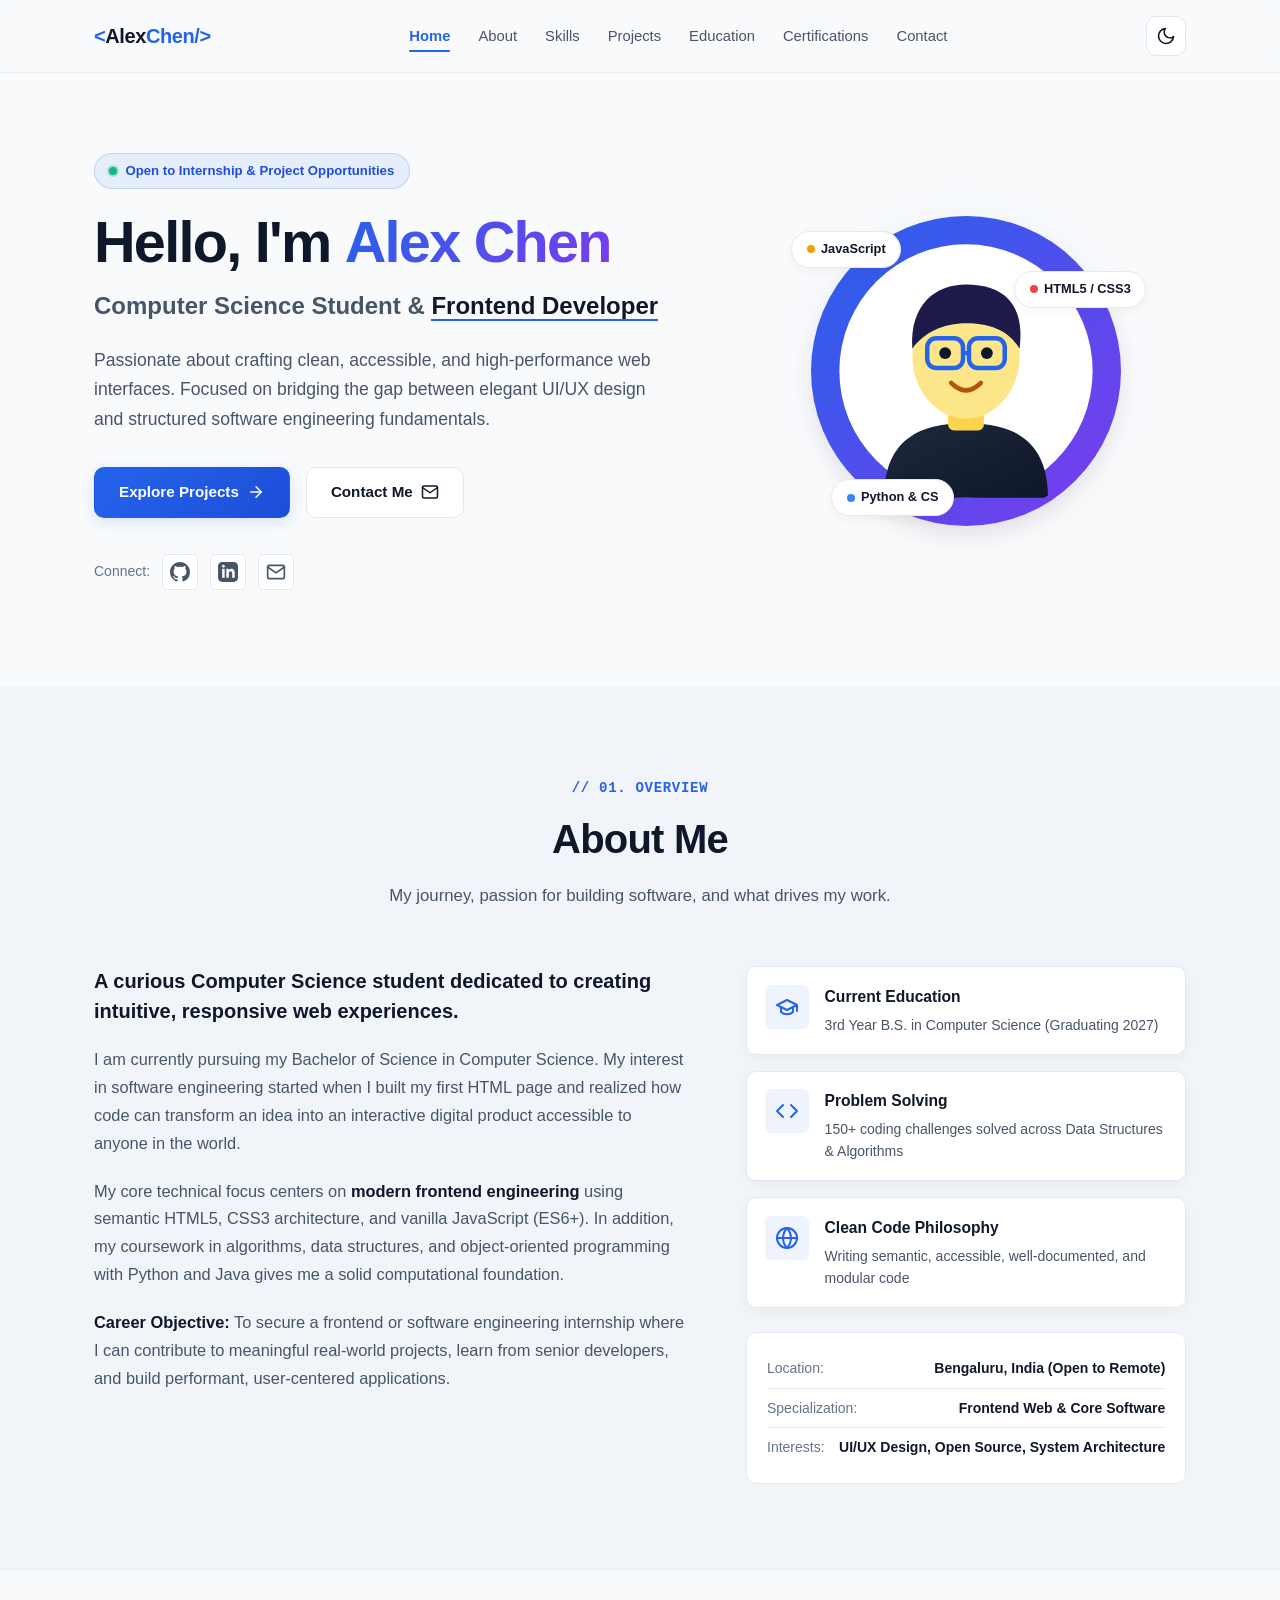
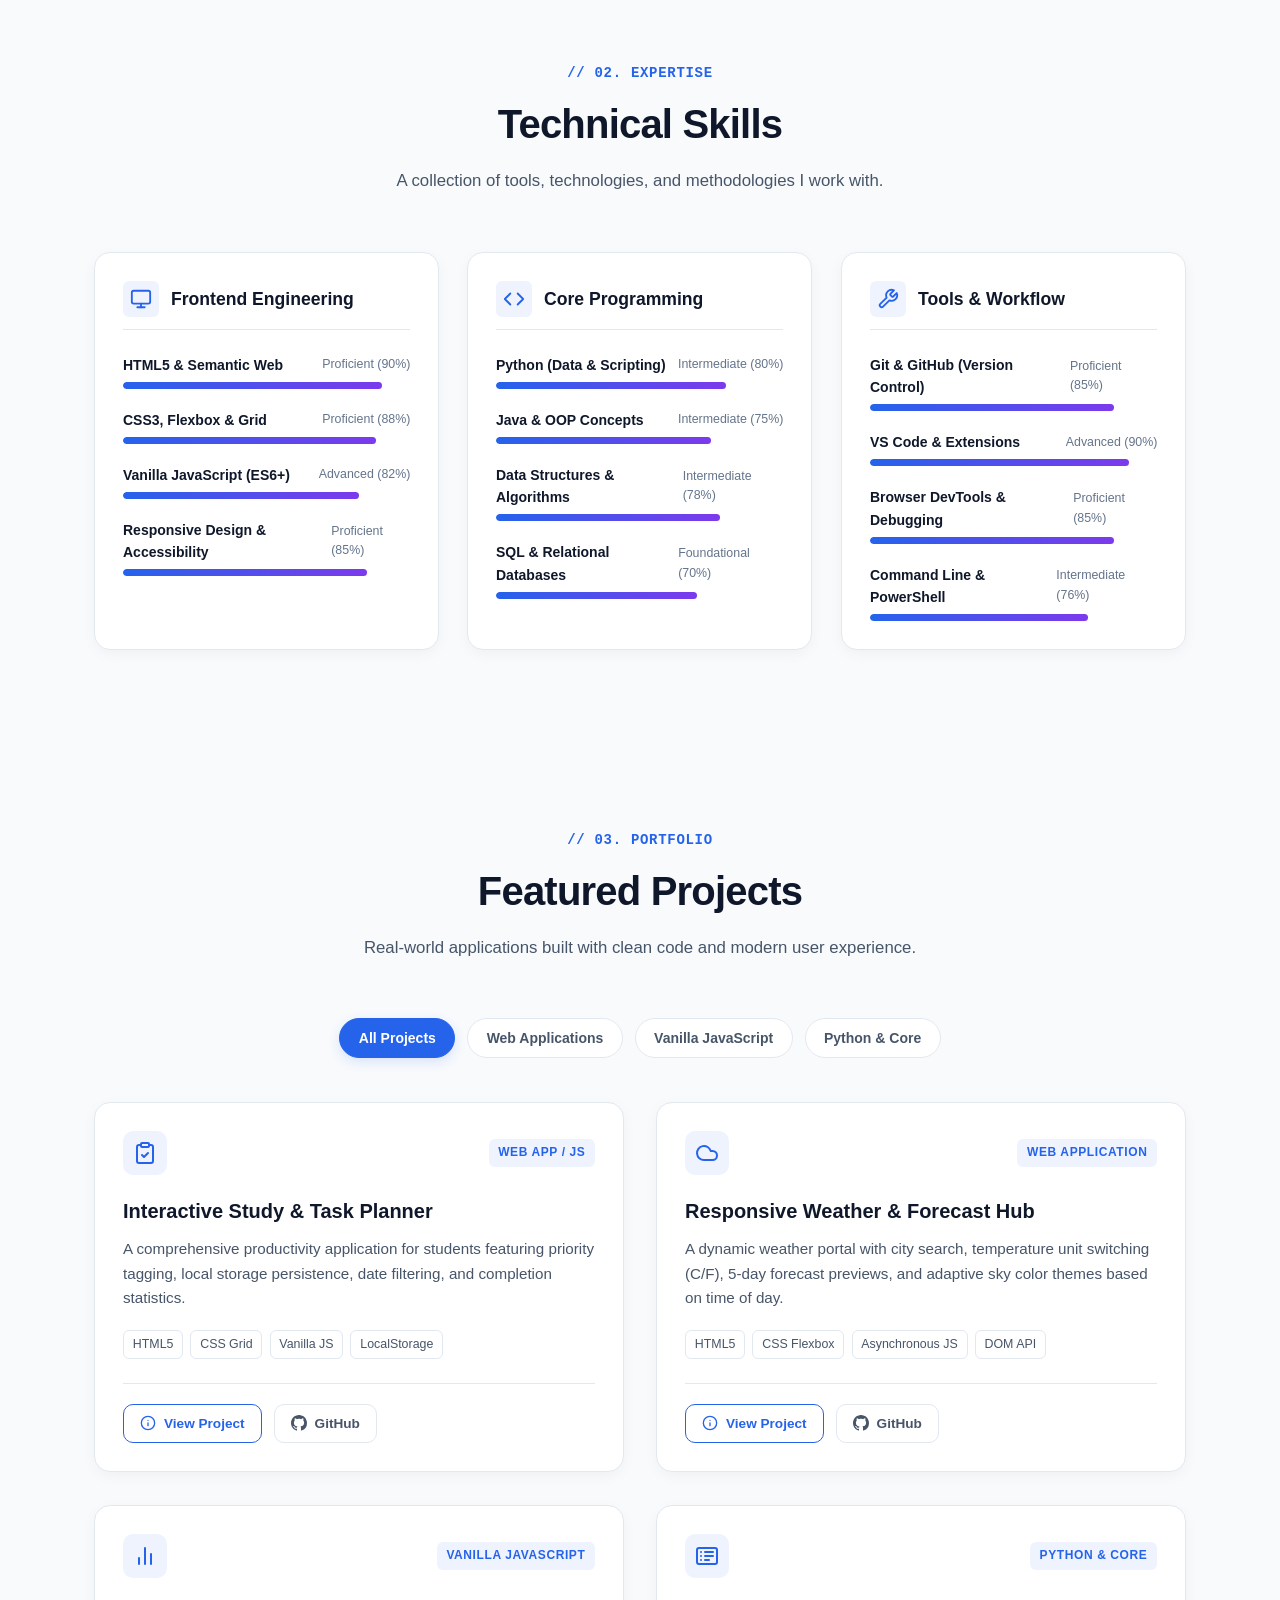
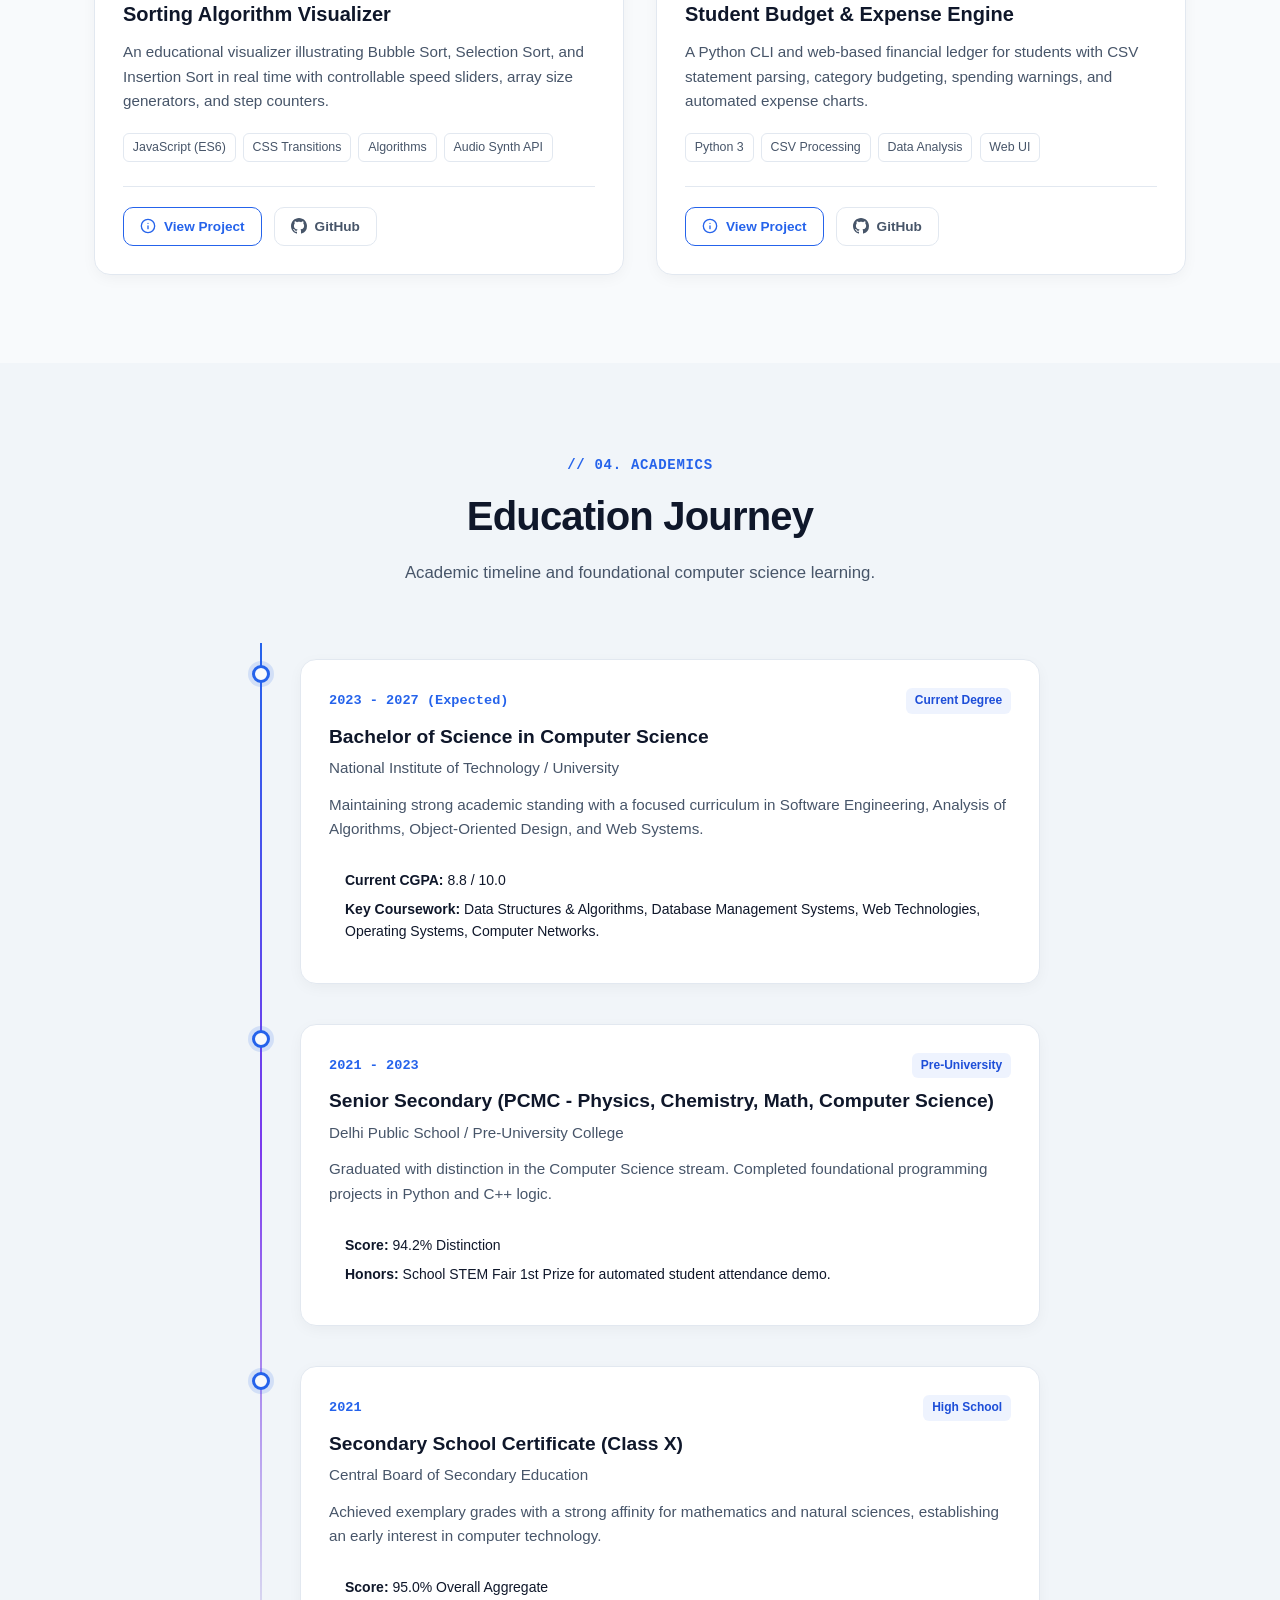
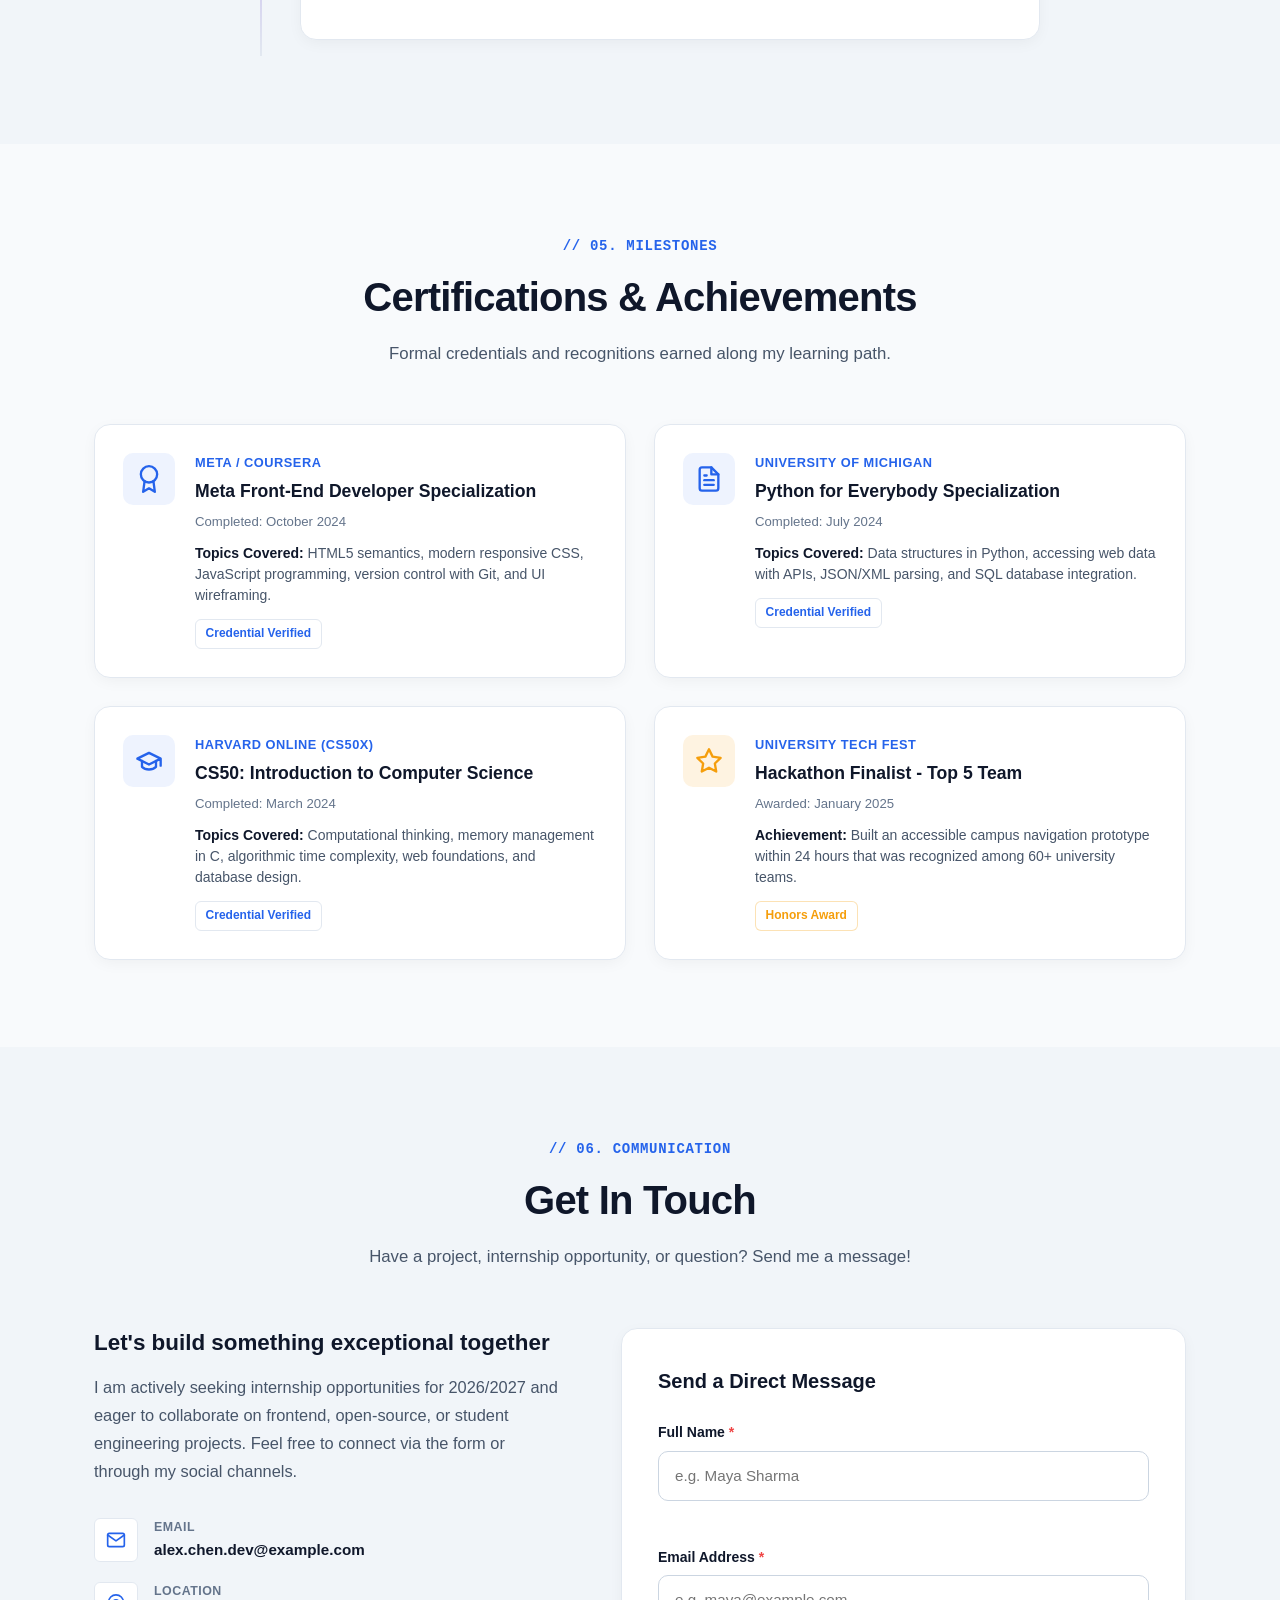
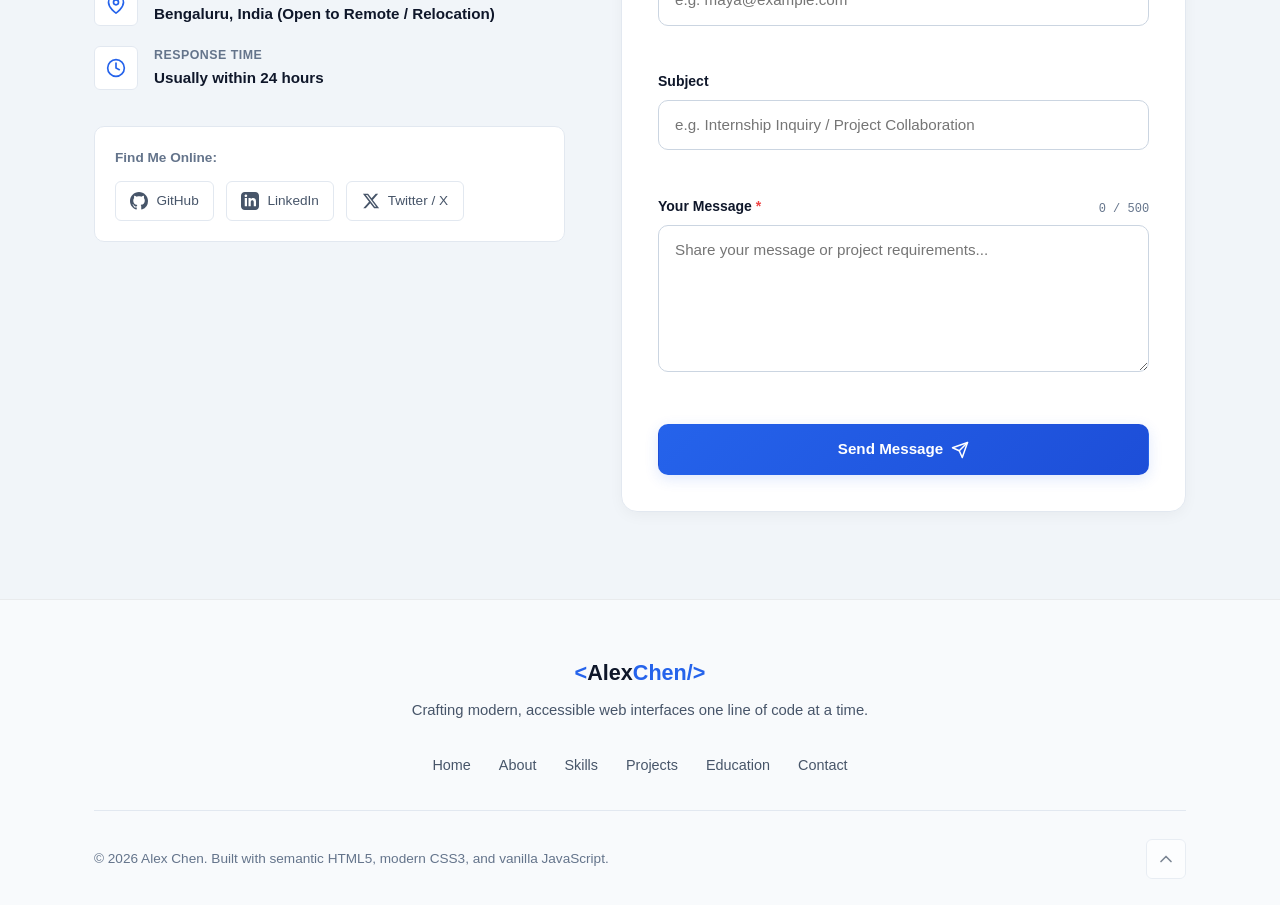
<file: MyFirstWebsite/index.html>
<!DOCTYPE html>
<html lang="en" data-theme="dark">
<head>
    <meta charset="UTF-8">
    <meta name="viewport" content="width=device-width, initial-scale=1.0">
    <title>Alex Chen | Student & Aspiring Software Engineer Portfolio</title>
    
    <!-- SEO and Social Metadata -->
    <meta name="description" content="Portfolio of Alex Chen, Computer Science student and aspiring frontend developer showcasing projects in web development, vanilla JavaScript, and modern UI/UX design.">
    <meta name="keywords" content="Student Portfolio, Frontend Developer, Web Development, Computer Science, HTML5, CSS3, JavaScript">
    <meta name="author" content="Alex Chen">
    <meta property="og:title" content="Alex Chen | Student & Aspiring Software Engineer Portfolio">
    <meta property="og:description" content="Explore my student portfolio featuring modern web apps, technical skills, and academic achievements.">
    <meta property="og:type" content="website">

    <!-- Stylesheet -->
    <link rel="stylesheet" href="style.css">
</head>
<body>
    <!-- Accessibility Skip Link -->
    <a href="#main-content" class="skip-link">Skip to main content</a>

    <!-- =================================================================
         1. NAVIGATION BAR
         ================================================================= -->
    <header class="header" id="header">
        <nav class="navbar container" aria-label="Main Navigation">
            <a href="#home" class="nav-logo" aria-label="Alex Chen Portfolio Home">
                <span class="logo-bracket">&lt;</span>Alex<span class="logo-accent">Chen</span><span class="logo-bracket">/&gt;</span>
            </a>

            <!-- Desktop & Mobile Navigation Links -->
            <div class="nav-menu" id="navMenu">
                <ul class="nav-list">
                    <li class="nav-item"><a href="#home" class="nav-link active">Home</a></li>
                    <li class="nav-item"><a href="#about" class="nav-link">About</a></li>
                    <li class="nav-item"><a href="#skills" class="nav-link">Skills</a></li>
                    <li class="nav-item"><a href="#projects" class="nav-link">Projects</a></li>
                    <li class="nav-item"><a href="#education" class="nav-link">Education</a></li>
                    <li class="nav-item"><a href="#certifications" class="nav-link">Certifications</a></li>
                    <li class="nav-item"><a href="#contact" class="nav-link">Contact</a></li>
                </ul>
            </div>

            <!-- Controls: Theme Toggle & Hamburger Button -->
            <div class="nav-actions">
                <button id="themeToggle" class="theme-toggle-btn" aria-label="Switch to light theme" title="Toggle theme">
                    <!-- Sun Icon (for light mode switch) -->
                    <svg class="sun-icon" viewBox="0 0 24 24" width="20" height="20" fill="none" stroke="currentColor" stroke-width="2" stroke-linecap="round" stroke-linejoin="round" aria-hidden="true">
                        <circle cx="12" cy="12" r="5"></circle>
                        <line x1="12" y1="1" x2="12" y2="3"></line>
                        <line x1="12" y1="21" x2="12" y2="23"></line>
                        <line x1="4.22" y1="4.22" x2="5.64" y2="5.64"></line>
                        <line x1="18.36" y1="18.36" x2="19.78" y2="19.78"></line>
                        <line x1="1" y1="12" x2="3" y2="12"></line>
                        <line x1="21" y1="12" x2="23" y2="12"></line>
                        <line x1="4.22" y1="19.78" x2="5.64" y2="18.36"></line>
                        <line x1="18.36" y1="5.64" x2="19.78" y2="4.22"></line>
                    </svg>
                    <!-- Moon Icon (for dark mode switch) -->
                    <svg class="moon-icon" viewBox="0 0 24 24" width="20" height="20" fill="none" stroke="currentColor" stroke-width="2" stroke-linecap="round" stroke-linejoin="round" aria-hidden="true">
                        <path d="M21 12.79A9 9 0 1 1 11.21 3 7 7 0 0 0 21 12.79z"></path>
                    </svg>
                </button>

                <button id="navToggle" class="nav-toggle-btn" aria-expanded="false" aria-controls="navMenu" aria-label="Toggle navigation menu">
                    <span class="hamburger-bar"></span>
                    <span class="hamburger-bar"></span>
                    <span class="hamburger-bar"></span>
                </button>
            </div>
        </nav>
    </header>

    <main id="main-content">
        <!-- =============================================================
             2. HERO SECTION
             ============================================================= -->
        <section id="home" class="hero-section">
            <div class="container hero-container">
                <div class="hero-content reveal">
                    <div class="hero-badge">
                        <span class="status-indicator"></span>
                        <span>Open to Internship &amp; Project Opportunities</span>
                    </div>
                    <h1 class="hero-title">
                        Hello, I'm <span class="gradient-text">Alex Chen</span>
                    </h1>
                    <h2 class="hero-subtitle">
                        Computer Science Student &amp; <span class="typing-highlight">Frontend Developer</span>
                    </h2>
                    <p class="hero-description">
                        Passionate about crafting clean, accessible, and high-performance web interfaces. Focused on bridging the gap between elegant UI/UX design and structured software engineering fundamentals.
                    </p>
                    <div class="hero-actions">
                        <a href="#projects" class="btn btn-primary">
                            <span>Explore Projects</span>
                            <svg viewBox="0 0 24 24" width="18" height="18" fill="none" stroke="currentColor" stroke-width="2" stroke-linecap="round" stroke-linejoin="round" aria-hidden="true">
                                <line x1="5" y1="12" x2="19" y2="12"></line>
                                <polyline points="12 5 19 12 12 19"></polyline>
                            </svg>
                        </a>
                        <a href="#contact" class="btn btn-secondary">
                            <span>Contact Me</span>
                            <svg viewBox="0 0 24 24" width="18" height="18" fill="none" stroke="currentColor" stroke-width="2" stroke-linecap="round" stroke-linejoin="round" aria-hidden="true">
                                <path d="M4 4h16c1.1 0 2 .9 2 2v12c0 1.1-.9 2-2 2H4c-1.1 0-2-.9-2-2V6c0-1.1.9-2 2-2z"></path>
                                <polyline points="22,6 12,13 2,6"></polyline>
                            </svg>
                        </a>
                    </div>
                    
                    <!-- Quick Social Link Bar -->
                    <div class="hero-socials">
                        <span class="social-label">Connect:</span>
                        <a href="https://github.com" target="_blank" rel="noopener noreferrer" class="social-icon-link" aria-label="GitHub Profile">
                            <svg viewBox="0 0 24 24" width="20" height="20" fill="currentColor" aria-hidden="true">
                                <path d="M12 0C5.37 0 0 5.37 0 12c0 5.31 3.435 9.795 8.205 11.385.6.105.825-.255.825-.57 0-.285-.015-1.23-.015-2.235-3.015.555-3.795-.735-4.035-1.41-.135-.345-.72-1.41-1.23-1.695-.42-.225-1.02-.78-.015-.795.945-.015 1.62.87 1.845 1.23 1.08 1.815 2.805 1.305 3.495.99.105-.78.42-1.305.765-1.605-2.67-.3-5.46-1.335-5.46-5.925 0-1.305.465-2.385 1.23-3.225-.12-.3-.54-1.53.12-3.18 0 0 1.005-.315 3.3 1.23.96-.27 1.98-.405 3-.405s2.04.135 3 .405c2.295-1.56 3.3-1.23 3.3-1.23.66 1.65.24 2.88.12 3.18.765.84 1.23 1.905 1.23 3.225 0 4.605-2.805 5.625-5.475 5.925.435.375.81 1.095.81 2.22 0 1.605-.015 2.895-.015 3.3 0 .315.225.69.825.57A12.02 12.02 0 0024 12c0-6.63-5.37-12-12-12z"/>
                            </svg>
                        </a>
                        <a href="https://linkedin.com" target="_blank" rel="noopener noreferrer" class="social-icon-link" aria-label="LinkedIn Profile">
                            <svg viewBox="0 0 24 24" width="20" height="20" fill="currentColor" aria-hidden="true">
                                <path d="M19 0h-14c-2.761 0-5 2.239-5 5v14c0 2.761 2.239 5 5 5h14c2.762 0 5-2.239 5-5v-14c0-2.761-2.238-5-5-5zm-11 19h-3v-11h3v11zm-1.5-12.268c-.966 0-1.75-.79-1.75-1.764s.784-1.764 1.75-1.764 1.75.79 1.75 1.764-.783 1.764-1.75 1.764zm13.5 12.268h-3v-5.604c0-3.368-4-3.113-4 0v5.604h-3v-11h3v1.765c1.396-2.586 7-2.777 7 2.476v6.759z"/>
                            </svg>
                        </a>
                        <a href="mailto:alex.chen.dev@example.com" class="social-icon-link" aria-label="Send Email">
                            <svg viewBox="0 0 24 24" width="20" height="20" fill="none" stroke="currentColor" stroke-width="2" stroke-linecap="round" stroke-linejoin="round" aria-hidden="true">
                                <path d="M4 4h16c1.1 0 2 .9 2 2v12c0 1.1-.9 2-2 2H4c-1.1 0-2-.9-2-2V6c0-1.1.9-2 2-2z"></path>
                                <polyline points="22,6 12,13 2,6"></polyline>
                            </svg>
                        </a>
                    </div>
                </div>

                <!-- Profile Graphic / Avatar Showcase -->
                <div class="hero-visual reveal">
                    <div class="avatar-card">
                        <div class="avatar-glow"></div>
                        <div class="avatar-frame">
                            <!-- High Quality Modern Vector Avatar -->
                            <svg class="avatar-svg" viewBox="0 0 200 200" width="100%" height="100%" aria-label="Alex Chen Vector Portrait">
                                <defs>
                                    <linearGradient id="avatarBg" x1="0%" y1="0%" x2="100%" y2="100%">
                                        <stop offset="0%" stop-color="var(--accent-primary)"/>
                                        <stop offset="100%" stop-color="var(--accent-gradient-end)"/>
                                    </linearGradient>
                                    <linearGradient id="shirtGrad" x1="0%" y1="0%" x2="100%" y2="100%">
                                        <stop offset="0%" stop-color="#1e293b"/>
                                        <stop offset="100%" stop-color="#0f172a"/>
                                    </linearGradient>
                                </defs>
                                <circle cx="100" cy="100" r="95" fill="url(#avatarBg)" opacity="0.15"/>
                                <circle cx="100" cy="100" r="85" fill="var(--bg-surface)"/>
                                <!-- Shoulders / Body -->
                                <path d="M45 185 C45 145, 70 135, 100 135 C130 135, 155 145, 155 185 Z" fill="url(#shirtGrad)"/>
                                <!-- Neck -->
                                <rect x="88" y="115" width="24" height="25" rx="4" fill="#fcd34d"/>
                                <!-- Face -->
                                <ellipse cx="100" cy="90" rx="36" ry="42" fill="#fde68a"/>
                                <!-- Hair -->
                                <path d="M64 85 C62 55, 80 42, 100 42 C125 42, 140 55, 136 85 C128 72, 115 68, 100 68 C85 68, 72 74, 64 85 Z" fill="#1e1b4b"/>
                                <!-- Eyes -->
                                <circle cx="86" cy="88" r="4" fill="#0f172a"/>
                                <circle cx="114" cy="88" r="4" fill="#0f172a"/>
                                <!-- Glasses Frame -->
                                <rect x="74" y="78" width="24" height="20" rx="6" fill="none" stroke="var(--accent-primary)" stroke-width="3"/>
                                <rect x="102" y="78" width="24" height="20" rx="6" fill="none" stroke="var(--accent-primary)" stroke-width="3"/>
                                <line x1="98" y1="88" x2="102" y2="88" stroke="var(--accent-primary)" stroke-width="3"/>
                                <!-- Smile -->
                                <path d="M90 108 Q100 118 110 108" fill="none" stroke="#b45309" stroke-width="3" stroke-linecap="round"/>
                            </svg>
                        </div>
                        
                        <!-- Floating Tech Tags Around Avatar -->
                        <div class="floating-badge badge-top-left" aria-hidden="true">
                            <span class="badge-dot js-dot"></span> JavaScript
                        </div>
                        <div class="floating-badge badge-top-right" aria-hidden="true">
                            <span class="badge-dot html-dot"></span> HTML5 / CSS3
                        </div>
                        <div class="floating-badge badge-bottom" aria-hidden="true">
                            <span class="badge-dot py-dot"></span> Python &amp; CS
                        </div>
                    </div>
                </div>
            </div>
        </section>

        <!-- =============================================================
             3. ABOUT ME SECTION
             ============================================================= -->
        <section id="about" class="section about-section">
            <div class="container">
                <div class="section-header reveal">
                    <span class="section-tag">// 01. Overview</span>
                    <h2 class="section-title">About Me</h2>
                    <p class="section-subtitle">My journey, passion for building software, and what drives my work.</p>
                </div>

                <div class="about-grid">
                    <!-- Column 1: Narrative -->
                    <div class="about-text-column reveal">
                        <h3 class="about-lead">
                            A curious Computer Science student dedicated to creating intuitive, responsive web experiences.
                        </h3>
                        <p class="about-paragraph">
                            I am currently pursuing my Bachelor of Science in Computer Science. My interest in software engineering started when I built my first HTML page and realized how code can transform an idea into an interactive digital product accessible to anyone in the world.
                        </p>
                        <p class="about-paragraph">
                            My core technical focus centers on <strong>modern frontend engineering</strong> using semantic HTML5, CSS3 architecture, and vanilla JavaScript (ES6+). In addition, my coursework in algorithms, data structures, and object-oriented programming with Python and Java gives me a solid computational foundation.
                        </p>
                        <p class="about-paragraph">
                            <strong>Career Objective:</strong> To secure a frontend or software engineering internship where I can contribute to meaningful real-world projects, learn from senior developers, and build performant, user-centered applications.
                        </p>
                    </div>

                    <!-- Column 2: Highlights & Quick Facts -->
                    <div class="about-highlights-column reveal">
                        <div class="highlight-cards">
                            <div class="highlight-card">
                                <div class="highlight-icon">
                                    <svg viewBox="0 0 24 24" width="24" height="24" fill="none" stroke="currentColor" stroke-width="2" stroke-linecap="round" stroke-linejoin="round" aria-hidden="true">
                                        <path d="M22 10v6M2 10l10-5 10 5-10 5z"></path>
                                        <path d="M6 12v5c3 3 9 3 12 0v-5"></path>
                                    </svg>
                                </div>
                                <div class="highlight-details">
                                    <h4 class="highlight-title">Current Education</h4>
                                    <p class="highlight-desc">3rd Year B.S. in Computer Science (Graduating 2027)</p>
                                </div>
                            </div>

                            <div class="highlight-card">
                                <div class="highlight-icon">
                                    <svg viewBox="0 0 24 24" width="24" height="24" fill="none" stroke="currentColor" stroke-width="2" stroke-linecap="round" stroke-linejoin="round" aria-hidden="true">
                                        <polyline points="16 18 22 12 16 6"></polyline>
                                        <polyline points="8 6 2 12 8 18"></polyline>
                                    </svg>
                                </div>
                                <div class="highlight-details">
                                    <h4 class="highlight-title">Problem Solving</h4>
                                    <p class="highlight-desc">150+ coding challenges solved across Data Structures &amp; Algorithms</p>
                                </div>
                            </div>

                            <div class="highlight-card">
                                <div class="highlight-icon">
                                    <svg viewBox="0 0 24 24" width="24" height="24" fill="none" stroke="currentColor" stroke-width="2" stroke-linecap="round" stroke-linejoin="round" aria-hidden="true">
                                        <circle cx="12" cy="12" r="10"></circle>
                                        <line x1="2" y1="12" x2="22" y2="12"></line>
                                        <path d="M12 2a15.3 15.3 0 0 1 4 10 15.3 15.3 0 0 1-4 10 15.3 15.3 0 0 1-4-10 15.3 15.3 0 0 1 4-10z"></path>
                                    </svg>
                                </div>
                                <div class="highlight-details">
                                    <h4 class="highlight-title">Clean Code Philosophy</h4>
                                    <p class="highlight-desc">Writing semantic, accessible, well-documented, and modular code</p>
                                </div>
                            </div>
                        </div>

                        <!-- Quick Info Specs -->
                        <div class="quick-specs-table">
                            <div class="spec-row">
                                <span class="spec-label">Location:</span>
                                <span class="spec-value">Bengaluru, India (Open to Remote)</span>
                            </div>
                            <div class="spec-row">
                                <span class="spec-label">Specialization:</span>
                                <span class="spec-value">Frontend Web &amp; Core Software</span>
                            </div>
                            <div class="spec-row">
                                <span class="spec-label">Interests:</span>
                                <span class="spec-value">UI/UX Design, Open Source, System Architecture</span>
                            </div>
                        </div>
                    </div>
                </div>
            </div>
        </section>

        <!-- =============================================================
             4. SKILLS SECTION
             ============================================================= -->
        <section id="skills" class="section skills-section">
            <div class="container">
                <div class="section-header reveal">
                    <span class="section-tag">// 02. Expertise</span>
                    <h2 class="section-title">Technical Skills</h2>
                    <p class="section-subtitle">A collection of tools, technologies, and methodologies I work with.</p>
                </div>

                <div class="skills-grid">
                    <!-- Category 1: Frontend Development -->
                    <div class="skill-category-card reveal">
                        <div class="category-header">
                            <div class="category-icon">
                                <svg viewBox="0 0 24 24" width="22" height="22" fill="none" stroke="currentColor" stroke-width="2" stroke-linecap="round" stroke-linejoin="round" aria-hidden="true">
                                    <rect x="2" y="3" width="20" height="14" rx="2" ry="2"></rect>
                                    <line x1="8" y1="21" x2="16" y2="21"></line>
                                    <line x1="12" y1="17" x2="12" y2="21"></line>
                                </svg>
                            </div>
                            <h3 class="category-title">Frontend Engineering</h3>
                        </div>
                        <div class="skills-list">
                            <!-- Skill Item -->
                            <div class="skill-item">
                                <div class="skill-info">
                                    <span class="skill-name">HTML5 &amp; Semantic Web</span>
                                    <span class="skill-level">Proficient (90%)</span>
                                </div>
                                <div class="skill-bar-track" role="progressbar" aria-valuenow="90" aria-valuemin="0" aria-valuemax="100" aria-label="HTML5 Proficiency">
                                    <div class="skill-bar-fill" style="width: 90%;"></div>
                                </div>
                            </div>
                            <!-- Skill Item -->
                            <div class="skill-item">
                                <div class="skill-info">
                                    <span class="skill-name">CSS3, Flexbox &amp; Grid</span>
                                    <span class="skill-level">Proficient (88%)</span>
                                </div>
                                <div class="skill-bar-track" role="progressbar" aria-valuenow="88" aria-valuemin="0" aria-valuemax="100" aria-label="CSS3 Proficiency">
                                    <div class="skill-bar-fill" style="width: 88%;"></div>
                                </div>
                            </div>
                            <!-- Skill Item -->
                            <div class="skill-item">
                                <div class="skill-info">
                                    <span class="skill-name">Vanilla JavaScript (ES6+)</span>
                                    <span class="skill-level">Advanced (82%)</span>
                                </div>
                                <div class="skill-bar-track" role="progressbar" aria-valuenow="82" aria-valuemin="0" aria-valuemax="100" aria-label="JavaScript Proficiency">
                                    <div class="skill-bar-fill" style="width: 82%;"></div>
                                </div>
                            </div>
                            <!-- Skill Item -->
                            <div class="skill-item">
                                <div class="skill-info">
                                    <span class="skill-name">Responsive Design &amp; Accessibility</span>
                                    <span class="skill-level">Proficient (85%)</span>
                                </div>
                                <div class="skill-bar-track" role="progressbar" aria-valuenow="85" aria-valuemin="0" aria-valuemax="100" aria-label="Responsive Design Proficiency">
                                    <div class="skill-bar-fill" style="width: 85%;"></div>
                                </div>
                            </div>
                        </div>
                    </div>

                    <!-- Category 2: Programming Languages -->
                    <div class="skill-category-card reveal">
                        <div class="category-header">
                            <div class="category-icon">
                                <svg viewBox="0 0 24 24" width="22" height="22" fill="none" stroke="currentColor" stroke-width="2" stroke-linecap="round" stroke-linejoin="round" aria-hidden="true">
                                    <polyline points="16 18 22 12 16 6"></polyline>
                                    <polyline points="8 6 2 12 8 18"></polyline>
                                </svg>
                            </div>
                            <h3 class="category-title">Core Programming</h3>
                        </div>
                        <div class="skills-list">
                            <!-- Skill Item -->
                            <div class="skill-item">
                                <div class="skill-info">
                                    <span class="skill-name">Python (Data &amp; Scripting)</span>
                                    <span class="skill-level">Intermediate (80%)</span>
                                </div>
                                <div class="skill-bar-track" role="progressbar" aria-valuenow="80" aria-valuemin="0" aria-valuemax="100" aria-label="Python Proficiency">
                                    <div class="skill-bar-fill" style="width: 80%;"></div>
                                </div>
                            </div>
                            <!-- Skill Item -->
                            <div class="skill-item">
                                <div class="skill-info">
                                    <span class="skill-name">Java &amp; OOP Concepts</span>
                                    <span class="skill-level">Intermediate (75%)</span>
                                </div>
                                <div class="skill-bar-track" role="progressbar" aria-valuenow="75" aria-valuemin="0" aria-valuemax="100" aria-label="Java Proficiency">
                                    <div class="skill-bar-fill" style="width: 75%;"></div>
                                </div>
                            </div>
                            <!-- Skill Item -->
                            <div class="skill-item">
                                <div class="skill-info">
                                    <span class="skill-name">Data Structures &amp; Algorithms</span>
                                    <span class="skill-level">Intermediate (78%)</span>
                                </div>
                                <div class="skill-bar-track" role="progressbar" aria-valuenow="78" aria-valuemin="0" aria-valuemax="100" aria-label="DSA Proficiency">
                                    <div class="skill-bar-fill" style="width: 78%;"></div>
                                </div>
                            </div>
                            <!-- Skill Item -->
                            <div class="skill-item">
                                <div class="skill-info">
                                    <span class="skill-name">SQL &amp; Relational Databases</span>
                                    <span class="skill-level">Foundational (70%)</span>
                                </div>
                                <div class="skill-bar-track" role="progressbar" aria-valuenow="70" aria-valuemin="0" aria-valuemax="100" aria-label="SQL Proficiency">
                                    <div class="skill-bar-fill" style="width: 70%;"></div>
                                </div>
                            </div>
                        </div>
                    </div>

                    <!-- Category 3: Developer Tools & Workflow -->
                    <div class="skill-category-card reveal">
                        <div class="category-header">
                            <div class="category-icon">
                                <svg viewBox="0 0 24 24" width="22" height="22" fill="none" stroke="currentColor" stroke-width="2" stroke-linecap="round" stroke-linejoin="round" aria-hidden="true">
                                    <path d="M14.7 6.3a1 1 0 0 0 0 1.4l1.6 1.6a1 1 0 0 0 1.4 0l3.77-3.77a6 6 0 0 1-7.94 7.94l-6.91 6.91a2.12 2.12 0 0 1-3-3l6.91-6.91a6 6 0 0 1 7.94-7.94l-3.76 3.76z"></path>
                                </svg>
                            </div>
                            <h3 class="category-title">Tools &amp; Workflow</h3>
                        </div>
                        <div class="skills-list">
                            <!-- Skill Item -->
                            <div class="skill-item">
                                <div class="skill-info">
                                    <span class="skill-name">Git &amp; GitHub (Version Control)</span>
                                    <span class="skill-level">Proficient (85%)</span>
                                </div>
                                <div class="skill-bar-track" role="progressbar" aria-valuenow="85" aria-valuemin="0" aria-valuemax="100" aria-label="Git Proficiency">
                                    <div class="skill-bar-fill" style="width: 85%;"></div>
                                </div>
                            </div>
                            <!-- Skill Item -->
                            <div class="skill-item">
                                <div class="skill-info">
                                    <span class="skill-name">VS Code &amp; Extensions</span>
                                    <span class="skill-level">Advanced (90%)</span>
                                </div>
                                <div class="skill-bar-track" role="progressbar" aria-valuenow="90" aria-valuemin="0" aria-valuemax="100" aria-label="VS Code Proficiency">
                                    <div class="skill-bar-fill" style="width: 90%;"></div>
                                </div>
                            </div>
                            <!-- Skill Item -->
                            <div class="skill-item">
                                <div class="skill-info">
                                    <span class="skill-name">Browser DevTools &amp; Debugging</span>
                                    <span class="skill-level">Proficient (85%)</span>
                                </div>
                                <div class="skill-bar-track" role="progressbar" aria-valuenow="85" aria-valuemin="0" aria-valuemax="100" aria-label="DevTools Proficiency">
                                    <div class="skill-bar-fill" style="width: 85%;"></div>
                                </div>
                            </div>
                            <!-- Skill Item -->
                            <div class="skill-item">
                                <div class="skill-info">
                                    <span class="skill-name">Command Line &amp; PowerShell</span>
                                    <span class="skill-level">Intermediate (76%)</span>
                                </div>
                                <div class="skill-bar-track" role="progressbar" aria-valuenow="76" aria-valuemin="0" aria-valuemax="100" aria-label="CLI Proficiency">
                                    <div class="skill-bar-fill" style="width: 76%;"></div>
                                </div>
                            </div>
                        </div>
                    </div>
                </div>
            </div>
        </section>

        <!-- =============================================================
             5. PROJECTS SECTION
             ============================================================= -->
        <section id="projects" class="section projects-section">
            <div class="container">
                <div class="section-header reveal">
                    <span class="section-tag">// 03. Portfolio</span>
                    <h2 class="section-title">Featured Projects</h2>
                    <p class="section-subtitle">Real-world applications built with clean code and modern user experience.</p>
                </div>

                <!-- Category Filter Buttons -->
                <div class="project-filters reveal" role="tablist" aria-label="Filter projects by category">
                    <button class="filter-btn active" data-filter="all" role="tab" aria-selected="true">All Projects</button>
                    <button class="filter-btn" data-filter="web" role="tab" aria-selected="false">Web Applications</button>
                    <button class="filter-btn" data-filter="js" role="tab" aria-selected="false">Vanilla JavaScript</button>
                    <button class="filter-btn" data-filter="python" role="tab" aria-selected="false">Python &amp; Core</button>
                </div>

                <!-- Projects Grid -->
                <div class="projects-grid" id="projectsGrid">
                    <!-- Project 1 -->
                    <article class="project-card reveal" data-category="web js" data-id="planner">
                        <div class="project-card-header">
                            <div class="project-icon-box">
                                <svg viewBox="0 0 24 24" width="24" height="24" fill="none" stroke="currentColor" stroke-width="2" stroke-linecap="round" stroke-linejoin="round" aria-hidden="true">
                                    <path d="M16 4h2a2 2 0 0 1 2 2v14a2 2 0 0 1-2 2H6a2 2 0 0 1-2-2V6a2 2 0 0 1 2-2h2"></path>
                                    <rect x="8" y="2" width="8" height="4" rx="1" ry="1"></rect>
                                    <path d="M9 14l2 2 4-4"></path>
                                </svg>
                            </div>
                            <span class="project-category-tag">Web App / JS</span>
                        </div>
                        <div class="project-card-body">
                            <h3 class="project-title">Interactive Study &amp; Task Planner</h3>
                            <p class="project-description">
                                A comprehensive productivity application for students featuring priority tagging, local storage persistence, date filtering, and completion statistics.
                            </p>
                            <div class="project-tags">
                                <span class="tag">HTML5</span>
                                <span class="tag">CSS Grid</span>
                                <span class="tag">Vanilla JS</span>
                                <span class="tag">LocalStorage</span>
                            </div>
                        </div>
                        <div class="project-card-footer">
                            <button class="btn btn-outline btn-sm btn-view-project" data-project="planner">
                                <svg viewBox="0 0 24 24" width="16" height="16" fill="none" stroke="currentColor" stroke-width="2" stroke-linecap="round" stroke-linejoin="round" aria-hidden="true">
                                    <circle cx="12" cy="12" r="10"></circle>
                                    <line x1="12" y1="16" x2="12" y2="12"></line>
                                    <line x1="12" y1="8" x2="12.01" y2="8"></line>
                                </svg>
                                <span>View Project</span>
                            </button>
                            <a href="https://github.com" target="_blank" rel="noopener noreferrer" class="btn btn-ghost btn-sm" aria-label="GitHub Repository for Study Planner">
                                <svg viewBox="0 0 24 24" width="16" height="16" fill="currentColor" aria-hidden="true">
                                    <path d="M12 0C5.37 0 0 5.37 0 12c0 5.31 3.435 9.795 8.205 11.385.6.105.825-.255.825-.57 0-.285-.015-1.23-.015-2.235-3.015.555-3.795-.735-4.035-1.41-.135-.345-.72-1.41-1.23-1.695-.42-.225-1.02-.78-.015-.795.945-.015 1.62.87 1.845 1.23 1.08 1.815 2.805 1.305 3.495.99.105-.78.42-1.305.765-1.605-2.67-.3-5.46-1.335-5.46-5.925 0-1.305.465-2.385 1.23-3.225-.12-.3-.54-1.53.12-3.18 0 0 1.005-.315 3.3 1.23.96-.27 1.98-.405 3-.405s2.04.135 3 .405c2.295-1.56 3.3-1.23 3.3-1.23.66 1.65.24 2.88.12 3.18.765.84 1.23 1.905 1.23 3.225 0 4.605-2.805 5.625-5.475 5.925.435.375.81 1.095.81 2.22 0 1.605-.015 2.895-.015 3.3 0 .315.225.69.825.57A12.02 12.02 0 0024 12c0-6.63-5.37-12-12-12z"/>
                                </svg>
                                <span>GitHub</span>
                            </a>
                        </div>
                    </article>

                    <!-- Project 2 -->
                    <article class="project-card reveal" data-category="web" data-id="weather">
                        <div class="project-card-header">
                            <div class="project-icon-box">
                                <svg viewBox="0 0 24 24" width="24" height="24" fill="none" stroke="currentColor" stroke-width="2" stroke-linecap="round" stroke-linejoin="round" aria-hidden="true">
                                    <path d="M17.5 19H9a7 7 0 1 1 6.71-9h1.79a4.5 4.5 0 1 1 0 9Z"></path>
                                </svg>
                            </div>
                            <span class="project-category-tag">Web Application</span>
                        </div>
                        <div class="project-card-body">
                            <h3 class="project-title">Responsive Weather &amp; Forecast Hub</h3>
                            <p class="project-description">
                                A dynamic weather portal with city search, temperature unit switching (C/F), 5-day forecast previews, and adaptive sky color themes based on time of day.
                            </p>
                            <div class="project-tags">
                                <span class="tag">HTML5</span>
                                <span class="tag">CSS Flexbox</span>
                                <span class="tag">Asynchronous JS</span>
                                <span class="tag">DOM API</span>
                            </div>
                        </div>
                        <div class="project-card-footer">
                            <button class="btn btn-outline btn-sm btn-view-project" data-project="weather">
                                <svg viewBox="0 0 24 24" width="16" height="16" fill="none" stroke="currentColor" stroke-width="2" stroke-linecap="round" stroke-linejoin="round" aria-hidden="true">
                                    <circle cx="12" cy="12" r="10"></circle>
                                    <line x1="12" y1="16" x2="12" y2="12"></line>
                                    <line x1="12" y1="8" x2="12.01" y2="8"></line>
                                </svg>
                                <span>View Project</span>
                            </button>
                            <a href="https://github.com" target="_blank" rel="noopener noreferrer" class="btn btn-ghost btn-sm" aria-label="GitHub Repository for Weather Hub">
                                <svg viewBox="0 0 24 24" width="16" height="16" fill="currentColor" aria-hidden="true">
                                    <path d="M12 0C5.37 0 0 5.37 0 12c0 5.31 3.435 9.795 8.205 11.385.6.105.825-.255.825-.57 0-.285-.015-1.23-.015-2.235-3.015.555-3.795-.735-4.035-1.41-.135-.345-.72-1.41-1.23-1.695-.42-.225-1.02-.78-.015-.795.945-.015 1.62.87 1.845 1.23 1.08 1.815 2.805 1.305 3.495.99.105-.78.42-1.305.765-1.605-2.67-.3-5.46-1.335-5.46-5.925 0-1.305.465-2.385 1.23-3.225-.12-.3-.54-1.53.12-3.18 0 0 1.005-.315 3.3 1.23.96-.27 1.98-.405 3-.405s2.04.135 3 .405c2.295-1.56 3.3-1.23 3.3-1.23.66 1.65.24 2.88.12 3.18.765.84 1.23 1.905 1.23 3.225 0 4.605-2.805 5.625-5.475 5.925.435.375.81 1.095.81 2.22 0 1.605-.015 2.895-.015 3.3 0 .315.225.69.825.57A12.02 12.02 0 0024 12c0-6.63-5.37-12-12-12z"/>
                                </svg>
                                <span>GitHub</span>
                            </a>
                        </div>
                    </article>

                    <!-- Project 3 -->
                    <article class="project-card reveal" data-category="js" data-id="algorithm">
                        <div class="project-card-header">
                            <div class="project-icon-box">
                                <svg viewBox="0 0 24 24" width="24" height="24" fill="none" stroke="currentColor" stroke-width="2" stroke-linecap="round" stroke-linejoin="round" aria-hidden="true">
                                    <line x1="18" y1="20" x2="18" y2="10"></line>
                                    <line x1="12" y1="20" x2="12" y2="4"></line>
                                    <line x1="6" y1="20" x2="6" y2="14"></line>
                                </svg>
                            </div>
                            <span class="project-category-tag">Vanilla JavaScript</span>
                        </div>
                        <div class="project-card-body">
                            <h3 class="project-title">Sorting Algorithm Visualizer</h3>
                            <p class="project-description">
                                An educational visualizer illustrating Bubble Sort, Selection Sort, and Insertion Sort in real time with controllable speed sliders, array size generators, and step counters.
                            </p>
                            <div class="project-tags">
                                <span class="tag">JavaScript (ES6)</span>
                                <span class="tag">CSS Transitions</span>
                                <span class="tag">Algorithms</span>
                                <span class="tag">Audio Synth API</span>
                            </div>
                        </div>
                        <div class="project-card-footer">
                            <button class="btn btn-outline btn-sm btn-view-project" data-project="algorithm">
                                <svg viewBox="0 0 24 24" width="16" height="16" fill="none" stroke="currentColor" stroke-width="2" stroke-linecap="round" stroke-linejoin="round" aria-hidden="true">
                                    <circle cx="12" cy="12" r="10"></circle>
                                    <line x1="12" y1="16" x2="12" y2="12"></line>
                                    <line x1="12" y1="8" x2="12.01" y2="8"></line>
                                </svg>
                                <span>View Project</span>
                            </button>
                            <a href="https://github.com" target="_blank" rel="noopener noreferrer" class="btn btn-ghost btn-sm" aria-label="GitHub Repository for Algorithm Visualizer">
                                <svg viewBox="0 0 24 24" width="16" height="16" fill="currentColor" aria-hidden="true">
                                    <path d="M12 0C5.37 0 0 5.37 0 12c0 5.31 3.435 9.795 8.205 11.385.6.105.825-.255.825-.57 0-.285-.015-1.23-.015-2.235-3.015.555-3.795-.735-4.035-1.41-.135-.345-.72-1.41-1.23-1.695-.42-.225-1.02-.78-.015-.795.945-.015 1.62.87 1.845 1.23 1.08 1.815 2.805 1.305 3.495.99.105-.78.42-1.305.765-1.605-2.67-.3-5.46-1.335-5.46-5.925 0-1.305.465-2.385 1.23-3.225-.12-.3-.54-1.53.12-3.18 0 0 1.005-.315 3.3 1.23.96-.27 1.98-.405 3-.405s2.04.135 3 .405c2.295-1.56 3.3-1.23 3.3-1.23.66 1.65.24 2.88.12 3.18.765.84 1.23 1.905 1.23 3.225 0 4.605-2.805 5.625-5.475 5.925.435.375.81 1.095.81 2.22 0 1.605-.015 2.895-.015 3.3 0 .315.225.69.825.57A12.02 12.02 0 0024 12c0-6.63-5.37-12-12-12z"/>
                                </svg>
                                <span>GitHub</span>
                            </a>
                        </div>
                    </article>

                    <!-- Project 4 -->
                    <article class="project-card reveal" data-category="python" data-id="expense">
                        <div class="project-card-header">
                            <div class="project-icon-box">
                                <svg viewBox="0 0 24 24" width="24" height="24" fill="none" stroke="currentColor" stroke-width="2" stroke-linecap="round" stroke-linejoin="round" aria-hidden="true">
                                    <rect x="2" y="4" width="20" height="16" rx="2"></rect>
                                    <line x1="6" y1="8" x2="6" y2="8"></line>
                                    <line x1="10" y1="8" x2="18" y2="8"></line>
                                    <line x1="6" y1="12" x2="6" y2="12"></line>
                                    <line x1="10" y1="12" x2="18" y2="12"></line>
                                    <line x1="6" y1="16" x2="6" y2="16"></line>
                                    <line x1="10" y1="16" x2="14" y2="16"></line>
                                </svg>
                            </div>
                            <span class="project-category-tag">Python &amp; Core</span>
                        </div>
                        <div class="project-card-body">
                            <h3 class="project-title">Student Budget &amp; Expense Engine</h3>
                            <p class="project-description">
                                A Python CLI and web-based financial ledger for students with CSV statement parsing, category budgeting, spending warnings, and automated expense charts.
                            </p>
                            <div class="project-tags">
                                <span class="tag">Python 3</span>
                                <span class="tag">CSV Processing</span>
                                <span class="tag">Data Analysis</span>
                                <span class="tag">Web UI</span>
                            </div>
                        </div>
                        <div class="project-card-footer">
                            <button class="btn btn-outline btn-sm btn-view-project" data-project="expense">
                                <svg viewBox="0 0 24 24" width="16" height="16" fill="none" stroke="currentColor" stroke-width="2" stroke-linecap="round" stroke-linejoin="round" aria-hidden="true">
                                    <circle cx="12" cy="12" r="10"></circle>
                                    <line x1="12" y1="16" x2="12" y2="12"></line>
                                    <line x1="12" y1="8" x2="12.01" y2="8"></line>
                                </svg>
                                <span>View Project</span>
                            </button>
                            <a href="https://github.com" target="_blank" rel="noopener noreferrer" class="btn btn-ghost btn-sm" aria-label="GitHub Repository for Expense Tracker">
                                <svg viewBox="0 0 24 24" width="16" height="16" fill="currentColor" aria-hidden="true">
                                    <path d="M12 0C5.37 0 0 5.37 0 12c0 5.31 3.435 9.795 8.205 11.385.6.105.825-.255.825-.57 0-.285-.015-1.23-.015-2.235-3.015.555-3.795-.735-4.035-1.41-.135-.345-.72-1.41-1.23-1.695-.42-.225-1.02-.78-.015-.795.945-.015 1.62.87 1.845 1.23 1.08 1.815 2.805 1.305 3.495.99.105-.78.42-1.305.765-1.605-2.67-.3-5.46-1.335-5.46-5.925 0-1.305.465-2.385 1.23-3.225-.12-.3-.54-1.53.12-3.18 0 0 1.005-.315 3.3 1.23.96-.27 1.98-.405 3-.405s2.04.135 3 .405c2.295-1.56 3.3-1.23 3.3-1.23.66 1.65.24 2.88.12 3.18.765.84 1.23 1.905 1.23 3.225 0 4.605-2.805 5.625-5.475 5.925.435.375.81 1.095.81 2.22 0 1.605-.015 2.895-.015 3.3 0 .315.225.69.825.57A12.02 12.02 0 0024 12c0-6.63-5.37-12-12-12z"/>
                                </svg>
                                <span>GitHub</span>
                            </a>
                        </div>
                    </article>
                </div>

                <!-- Empty filter state notice -->
                <div id="noProjectsMessage" class="no-projects-notice" style="display: none;">
                    <p>No projects found in this category.</p>
                    <button class="btn btn-secondary btn-sm" id="resetFilterBtn">View All Projects</button>
                </div>
            </div>
        </section>

        <!-- =============================================================
             6. EDUCATION SECTION (Vertical Academic Timeline)
             ============================================================= -->
        <section id="education" class="section education-section">
            <div class="container">
                <div class="section-header reveal">
                    <span class="section-tag">// 04. Academics</span>
                    <h2 class="section-title">Education Journey</h2>
                    <p class="section-subtitle">Academic timeline and foundational computer science learning.</p>
                </div>

                <div class="timeline reveal">
                    <!-- Timeline Item 1 -->
                    <div class="timeline-item">
                        <div class="timeline-dot" aria-hidden="true"></div>
                        <div class="timeline-content">
                            <div class="timeline-header">
                                <span class="timeline-period">2023 - 2027 (Expected)</span>
                                <span class="timeline-badge">Current Degree</span>
                            </div>
                            <h3 class="timeline-degree">Bachelor of Science in Computer Science</h3>
                            <h4 class="timeline-school">National Institute of Technology / University</h4>
                            <p class="timeline-description">
                                Maintaining strong academic standing with a focused curriculum in Software Engineering, Analysis of Algorithms, Object-Oriented Design, and Web Systems.
                            </p>
                            <div class="timeline-details">
                                <div class="detail-item"><strong>Current CGPA:</strong> 8.8 / 10.0</div>
                                <div class="detail-item"><strong>Key Coursework:</strong> Data Structures &amp; Algorithms, Database Management Systems, Web Technologies, Operating Systems, Computer Networks.</div>
                            </div>
                        </div>
                    </div>

                    <!-- Timeline Item 2 -->
                    <div class="timeline-item">
                        <div class="timeline-dot" aria-hidden="true"></div>
                        <div class="timeline-content">
                            <div class="timeline-header">
                                <span class="timeline-period">2021 - 2023</span>
                                <span class="timeline-badge">Pre-University</span>
                            </div>
                            <h3 class="timeline-degree">Senior Secondary (PCMC - Physics, Chemistry, Math, Computer Science)</h3>
                            <h4 class="timeline-school">Delhi Public School / Pre-University College</h4>
                            <p class="timeline-description">
                                Graduated with distinction in the Computer Science stream. Completed foundational programming projects in Python and C++ logic.
                            </p>
                            <div class="timeline-details">
                                <div class="detail-item"><strong>Score:</strong> 94.2% Distinction</div>
                                <div class="detail-item"><strong>Honors:</strong> School STEM Fair 1st Prize for automated student attendance demo.</div>
                            </div>
                        </div>
                    </div>

                    <!-- Timeline Item 3 -->
                    <div class="timeline-item">
                        <div class="timeline-dot" aria-hidden="true"></div>
                        <div class="timeline-content">
                            <div class="timeline-header">
                                <span class="timeline-period">2021</span>
                                <span class="timeline-badge">High School</span>
                            </div>
                            <h3 class="timeline-degree">Secondary School Certificate (Class X)</h3>
                            <h4 class="timeline-school">Central Board of Secondary Education</h4>
                            <p class="timeline-description">
                                Achieved exemplary grades with a strong affinity for mathematics and natural sciences, establishing an early interest in computer technology.
                            </p>
                            <div class="timeline-details">
                                <div class="detail-item"><strong>Score:</strong> 95.0% Overall Aggregate</div>
                            </div>
                        </div>
                    </div>
                </div>
            </div>
        </section>

        <!-- =============================================================
             7. CERTIFICATIONS AND ACHIEVEMENTS
             ============================================================= -->
        <section id="certifications" class="section cert-section">
            <div class="container">
                <div class="section-header reveal">
                    <span class="section-tag">// 05. Milestones</span>
                    <h2 class="section-title">Certifications &amp; Achievements</h2>
                    <p class="section-subtitle">Formal credentials and recognitions earned along my learning path.</p>
                </div>

                <div class="cert-grid">
                    <!-- Cert Card 1 -->
                    <div class="cert-card reveal">
                        <div class="cert-icon-wrapper">
                            <svg viewBox="0 0 24 24" width="28" height="28" fill="none" stroke="currentColor" stroke-width="2" stroke-linecap="round" stroke-linejoin="round" aria-hidden="true">
                                <circle cx="12" cy="8" r="7"></circle>
                                <polyline points="8.21 13.89 7 23 12 20 17 23 15.79 13.88"></polyline>
                            </svg>
                        </div>
                        <div class="cert-content">
                            <span class="cert-issuer">Meta / Coursera</span>
                            <h3 class="cert-title">Meta Front-End Developer Specialization</h3>
                            <p class="cert-date">Completed: October 2024</p>
                            <p class="cert-skills"><strong>Topics Covered:</strong> HTML5 semantics, modern responsive CSS, JavaScript programming, version control with Git, and UI wireframing.</p>
                            <div class="cert-badge">Credential Verified</div>
                        </div>
                    </div>

                    <!-- Cert Card 2 -->
                    <div class="cert-card reveal">
                        <div class="cert-icon-wrapper">
                            <svg viewBox="0 0 24 24" width="28" height="28" fill="none" stroke="currentColor" stroke-width="2" stroke-linecap="round" stroke-linejoin="round" aria-hidden="true">
                                <path d="M14 2H6a2 2 0 0 0-2 2v16a2 2 0 0 0 2 2h12a2 2 0 0 0 2-2V8z"></path>
                                <polyline points="14 2 14 8 20 8"></polyline>
                                <line x1="16" y1="13" x2="8" y2="13"></line>
                                <line x1="16" y1="17" x2="8" y2="17"></line>
                                <polyline points="10 9 9 9 8 9"></polyline>
                            </svg>
                        </div>
                        <div class="cert-content">
                            <span class="cert-issuer">University of Michigan</span>
                            <h3 class="cert-title">Python for Everybody Specialization</h3>
                            <p class="cert-date">Completed: July 2024</p>
                            <p class="cert-skills"><strong>Topics Covered:</strong> Data structures in Python, accessing web data with APIs, JSON/XML parsing, and SQL database integration.</p>
                            <div class="cert-badge">Credential Verified</div>
                        </div>
                    </div>

                    <!-- Cert Card 3 -->
                    <div class="cert-card reveal">
                        <div class="cert-icon-wrapper">
                            <svg viewBox="0 0 24 24" width="28" height="28" fill="none" stroke="currentColor" stroke-width="2" stroke-linecap="round" stroke-linejoin="round" aria-hidden="true">
                                <path d="M22 10v6M2 10l10-5 10 5-10 5z"></path>
                                <path d="M6 12v5c3 3 9 3 12 0v-5"></path>
                            </svg>
                        </div>
                        <div class="cert-content">
                            <span class="cert-issuer">Harvard Online (CS50x)</span>
                            <h3 class="cert-title">CS50: Introduction to Computer Science</h3>
                            <p class="cert-date">Completed: March 2024</p>
                            <p class="cert-skills"><strong>Topics Covered:</strong> Computational thinking, memory management in C, algorithmic time complexity, web foundations, and database design.</p>
                            <div class="cert-badge">Credential Verified</div>
                        </div>
                    </div>

                    <!-- Cert Card 4 (Achievement) -->
                    <div class="cert-card reveal">
                        <div class="cert-icon-wrapper highlight-gold">
                            <svg viewBox="0 0 24 24" width="28" height="28" fill="none" stroke="currentColor" stroke-width="2" stroke-linecap="round" stroke-linejoin="round" aria-hidden="true">
                                <polygon points="12 2 15.09 8.26 22 9.27 17 14.14 18.18 21.02 12 17.77 5.82 21.02 7 14.14 2 9.27 8.91 8.26 12 2"></polygon>
                            </svg>
                        </div>
                        <div class="cert-content">
                            <span class="cert-issuer">University Tech Fest</span>
                            <h3 class="cert-title">Hackathon Finalist - Top 5 Team</h3>
                            <p class="cert-date">Awarded: January 2025</p>
                            <p class="cert-skills"><strong>Achievement:</strong> Built an accessible campus navigation prototype within 24 hours that was recognized among 60+ university teams.</p>
                            <div class="cert-badge award-badge">Honors Award</div>
                        </div>
                    </div>
                </div>
            </div>
        </section>

        <!-- =============================================================
             8. CONTACT SECTION
             ============================================================= -->
        <section id="contact" class="section contact-section">
            <div class="container">
                <div class="section-header reveal">
                    <span class="section-tag">// 06. Communication</span>
                    <h2 class="section-title">Get In Touch</h2>
                    <p class="section-subtitle">Have a project, internship opportunity, or question? Send me a message!</p>
                </div>

                <div class="contact-grid">
                    <!-- Column 1: Contact Information Cards -->
                    <div class="contact-info reveal">
                        <h3 class="contact-lead">Let's build something exceptional together</h3>
                        <p class="contact-text">
                            I am actively seeking internship opportunities for 2026/2027 and eager to collaborate on frontend, open-source, or student engineering projects. Feel free to connect via the form or through my social channels.
                        </p>

                        <div class="info-items">
                            <div class="info-item">
                                <div class="info-icon">
                                    <svg viewBox="0 0 24 24" width="20" height="20" fill="none" stroke="currentColor" stroke-width="2" stroke-linecap="round" stroke-linejoin="round" aria-hidden="true">
                                        <path d="M4 4h16c1.1 0 2 .9 2 2v12c0 1.1-.9 2-2 2H4c-1.1 0-2-.9-2-2V6c0-1.1.9-2 2-2z"></path>
                                        <polyline points="22,6 12,13 2,6"></polyline>
                                    </svg>
                                </div>
                                <div class="info-meta">
                                    <span class="meta-label">Email</span>
                                    <a href="mailto:alex.chen.dev@example.com" class="meta-value">alex.chen.dev@example.com</a>
                                </div>
                            </div>

                            <div class="info-item">
                                <div class="info-icon">
                                    <svg viewBox="0 0 24 24" width="20" height="20" fill="none" stroke="currentColor" stroke-width="2" stroke-linecap="round" stroke-linejoin="round" aria-hidden="true">
                                        <path d="M21 10c0 7-9 13-9 13s-9-6-9-13a9 9 0 0 1 18 0z"></path>
                                        <circle cx="12" cy="10" r="3"></circle>
                                    </svg>
                                </div>
                                <div class="info-meta">
                                    <span class="meta-label">Location</span>
                                    <span class="meta-value">Bengaluru, India (Open to Remote / Relocation)</span>
                                </div>
                            </div>

                            <div class="info-item">
                                <div class="info-icon">
                                    <svg viewBox="0 0 24 24" width="20" height="20" fill="none" stroke="currentColor" stroke-width="2" stroke-linecap="round" stroke-linejoin="round" aria-hidden="true">
                                        <circle cx="12" cy="12" r="10"></circle>
                                        <polyline points="12 6 12 12 16 14"></polyline>
                                    </svg>
                                </div>
                                <div class="info-meta">
                                    <span class="meta-label">Response Time</span>
                                    <span class="meta-value">Usually within 24 hours</span>
                                </div>
                            </div>
                        </div>

                        <!-- Social Media Links (Editable) -->
                        <div class="social-links-box">
                            <span class="social-box-title">Find Me Online:</span>
                            <div class="social-box-icons">
                                <a href="https://github.com" target="_blank" rel="noopener noreferrer" class="social-btn" aria-label="GitHub Profile">
                                    <svg viewBox="0 0 24 24" width="18" height="18" fill="currentColor" aria-hidden="true">
                                        <path d="M12 0C5.37 0 0 5.37 0 12c0 5.31 3.435 9.795 8.205 11.385.6.105.825-.255.825-.57 0-.285-.015-1.23-.015-2.235-3.015.555-3.795-.735-4.035-1.41-.135-.345-.72-1.41-1.23-1.695-.42-.225-1.02-.78-.015-.795.945-.015 1.62.87 1.845 1.23 1.08 1.815 2.805 1.305 3.495.99.105-.78.42-1.305.765-1.605-2.67-.3-5.46-1.335-5.46-5.925 0-1.305.465-2.385 1.23-3.225-.12-.3-.54-1.53.12-3.18 0 0 1.005-.315 3.3 1.23.96-.27 1.98-.405 3-.405s2.04.135 3 .405c2.295-1.56 3.3-1.23 3.3-1.23.66 1.65.24 2.88.12 3.18.765.84 1.23 1.905 1.23 3.225 0 4.605-2.805 5.625-5.475 5.925.435.375.81 1.095.81 2.22 0 1.605-.015 2.895-.015 3.3 0 .315.225.69.825.57A12.02 12.02 0 0024 12c0-6.63-5.37-12-12-12z"/>
                                    </svg>
                                    <span>GitHub</span>
                                </a>
                                <a href="https://linkedin.com" target="_blank" rel="noopener noreferrer" class="social-btn" aria-label="LinkedIn Profile">
                                    <svg viewBox="0 0 24 24" width="18" height="18" fill="currentColor" aria-hidden="true">
                                        <path d="M19 0h-14c-2.761 0-5 2.239-5 5v14c0 2.761 2.239 5 5 5h14c2.762 0 5-2.239 5-5v-14c0-2.761-2.238-5-5-5zm-11 19h-3v-11h3v11zm-1.5-12.268c-.966 0-1.75-.79-1.75-1.764s.784-1.764 1.75-1.764 1.75.79 1.75 1.764-.783 1.764-1.75 1.764zm13.5 12.268h-3v-5.604c0-3.368-4-3.113-4 0v5.604h-3v-11h3v1.765c1.396-2.586 7-2.777 7 2.476v6.759z"/>
                                    </svg>
                                    <span>LinkedIn</span>
                                </a>
                                <a href="https://x.com" target="_blank" rel="noopener noreferrer" class="social-btn" aria-label="Twitter / X Profile">
                                    <svg viewBox="0 0 24 24" width="18" height="18" fill="currentColor" aria-hidden="true">
                                        <path d="M18.244 2.25h3.308l-7.227 8.26 8.502 11.24H16.17l-5.214-6.817L4.99 21.75H1.68l7.73-8.835L1.254 2.25H8.08l4.713 6.231zm-1.161 17.52h1.833L7.084 4.126H5.117z"/>
                                    </svg>
                                    <span>Twitter / X</span>
                                </a>
                            </div>
                        </div>
                    </div>

                    <!-- Column 2: Functional Validated Contact Form -->
                    <div class="contact-form-card reveal">
                        <h3 class="form-card-title">Send a Direct Message</h3>

                        <!-- Feedback Message Banner -->
                        <div id="formAlert" class="form-alert" role="alert" style="display: none;"></div>

                        <form id="contactForm" class="contact-form" novalidate>
                            <div class="form-group">
                                <label for="userName" class="form-label">Full Name <span class="required">*</span></label>
                                <input type="text" id="userName" name="name" class="form-control" placeholder="e.g. Maya Sharma" required autocomplete="name">
                                <span class="form-error-msg" id="nameError"></span>
                            </div>

                            <div class="form-group">
                                <label for="userEmail" class="form-label">Email Address <span class="required">*</span></label>
                                <input type="email" id="userEmail" name="email" class="form-control" placeholder="e.g. maya@example.com" required autocomplete="email">
                                <span class="form-error-msg" id="emailError"></span>
                            </div>

                            <div class="form-group">
                                <label for="userSubject" class="form-label">Subject</label>
                                <input type="text" id="userSubject" name="subject" class="form-control" placeholder="e.g. Internship Inquiry / Project Collaboration">
                                <span class="form-error-msg" id="subjectError"></span>
                            </div>

                            <div class="form-group">
                                <div class="label-with-counter">
                                    <label for="userMessage" class="form-label">Your Message <span class="required">*</span></label>
                                    <span class="char-counter" id="charCounter">0 / 500</span>
                                </div>
                                <textarea id="userMessage" name="message" class="form-control" rows="5" placeholder="Share your message or project requirements..." maxlength="500" required></textarea>
                                <span class="form-error-msg" id="messageError"></span>
                            </div>

                            <button type="submit" id="submitBtn" class="btn btn-primary btn-block">
                                <span class="btn-text">Send Message</span>
                                <svg class="btn-arrow" viewBox="0 0 24 24" width="18" height="18" fill="none" stroke="currentColor" stroke-width="2" stroke-linecap="round" stroke-linejoin="round" aria-hidden="true">
                                    <line x1="22" y1="2" x2="11" y2="13"></line>
                                    <polygon points="22 2 15 22 11 13 2 9 22 2"></polygon>
                                </svg>
                            </button>
                        </form>
                    </div>
                </div>
            </div>
        </section>
    </main>

    <!-- =================================================================
         9. FOOTER
         ================================================================= -->
    <footer class="footer">
        <div class="container footer-container">
            <div class="footer-brand">
                <a href="#home" class="footer-logo">
                    <span class="logo-bracket">&lt;</span>Alex<span class="logo-accent">Chen</span><span class="logo-bracket">/&gt;</span>
                </a>
                <p class="footer-tagline">Crafting modern, accessible web interfaces one line of code at a time.</p>
            </div>

            <div class="footer-links">
                <a href="#home">Home</a>
                <a href="#about">About</a>
                <a href="#skills">Skills</a>
                <a href="#projects">Projects</a>
                <a href="#education">Education</a>
                <a href="#contact">Contact</a>
            </div>

            <div class="footer-bottom">
                <p class="copyright">&copy; 2026 Alex Chen. Built with semantic HTML5, modern CSS3, and vanilla JavaScript.</p>
                <button id="backToTopBtn" class="back-to-top" aria-label="Back to top of page" title="Back to top">
                    <svg viewBox="0 0 24 24" width="20" height="20" fill="none" stroke="currentColor" stroke-width="2" stroke-linecap="round" stroke-linejoin="round" aria-hidden="true">
                        <polyline points="18 15 12 9 6 15"></polyline>
                    </svg>
                </button>
            </div>
        </div>
    </footer>

    <!-- =================================================================
         10. PROJECT DETAILS MODAL DIALOG (Interactive Walkthrough)
         ================================================================= -->
    <div id="projectModal" class="modal-backdrop" role="dialog" aria-modal="true" aria-hidden="true" aria-labelledby="modalTitle">
        <div class="modal-card">
            <button class="modal-close-btn" id="modalCloseBtn" aria-label="Close project modal">&times;</button>
            
            <div class="modal-header">
                <span class="modal-category" id="modalCategory">Category</span>
                <h3 class="modal-title" id="modalTitle">Project Title</h3>
            </div>

            <div class="modal-body">
                <p class="modal-description" id="modalDescription">Detailed description will load here.</p>
                
                <h4 class="modal-subheading">Key Highlights &amp; Features:</h4>
                <ul class="modal-features-list" id="modalFeatures">
                    <!-- Loaded dynamically -->
                </ul>

                <h4 class="modal-subheading">Tech Stack Used:</h4>
                <div class="modal-tags" id="modalTags">
                    <!-- Loaded dynamically -->
                </div>
            </div>

            <div class="modal-footer">
                <button type="button" class="btn btn-secondary btn-sm" id="modalDismissBtn">Close</button>
                <a href="https://github.com" target="_blank" rel="noopener noreferrer" class="btn btn-primary btn-sm" id="modalGithubLink">
                    <span>View on GitHub</span>
                    <svg viewBox="0 0 24 24" width="16" height="16" fill="currentColor" aria-hidden="true">
                        <path d="M12 0C5.37 0 0 5.37 0 12c0 5.31 3.435 9.795 8.205 11.385.6.105.825-.255.825-.57 0-.285-.015-1.23-.015-2.235-3.015.555-3.795-.735-4.035-1.41-.135-.345-.72-1.41-1.23-1.695-.42-.225-1.02-.78-.015-.795.945-.015 1.62.87 1.845 1.23 1.08 1.815 2.805 1.305 3.495.99.105-.78.42-1.305.765-1.605-2.67-.3-5.46-1.335-5.46-5.925 0-1.305.465-2.385 1.23-3.225-.12-.3-.54-1.53.12-3.18 0 0 1.005-.315 3.3 1.23.96-.27 1.98-.405 3-.405s2.04.135 3 .405c2.295-1.56 3.3-1.23 3.3-1.23.66 1.65.24 2.88.12 3.18.765.84 1.23 1.905 1.23 3.225 0 4.605-2.805 5.625-5.475 5.925.435.375.81 1.095.81 2.22 0 1.605-.015 2.895-.015 3.3 0 .315.225.69.825.57A12.02 12.02 0 0024 12c0-6.63-5.37-12-12-12z"/>
                    </svg>
                </a>
            </div>
        </div>
    </div>

    <!-- Core Vanilla JavaScript -->
    <script src="script.js"></script>
</body>
</html>
</file>
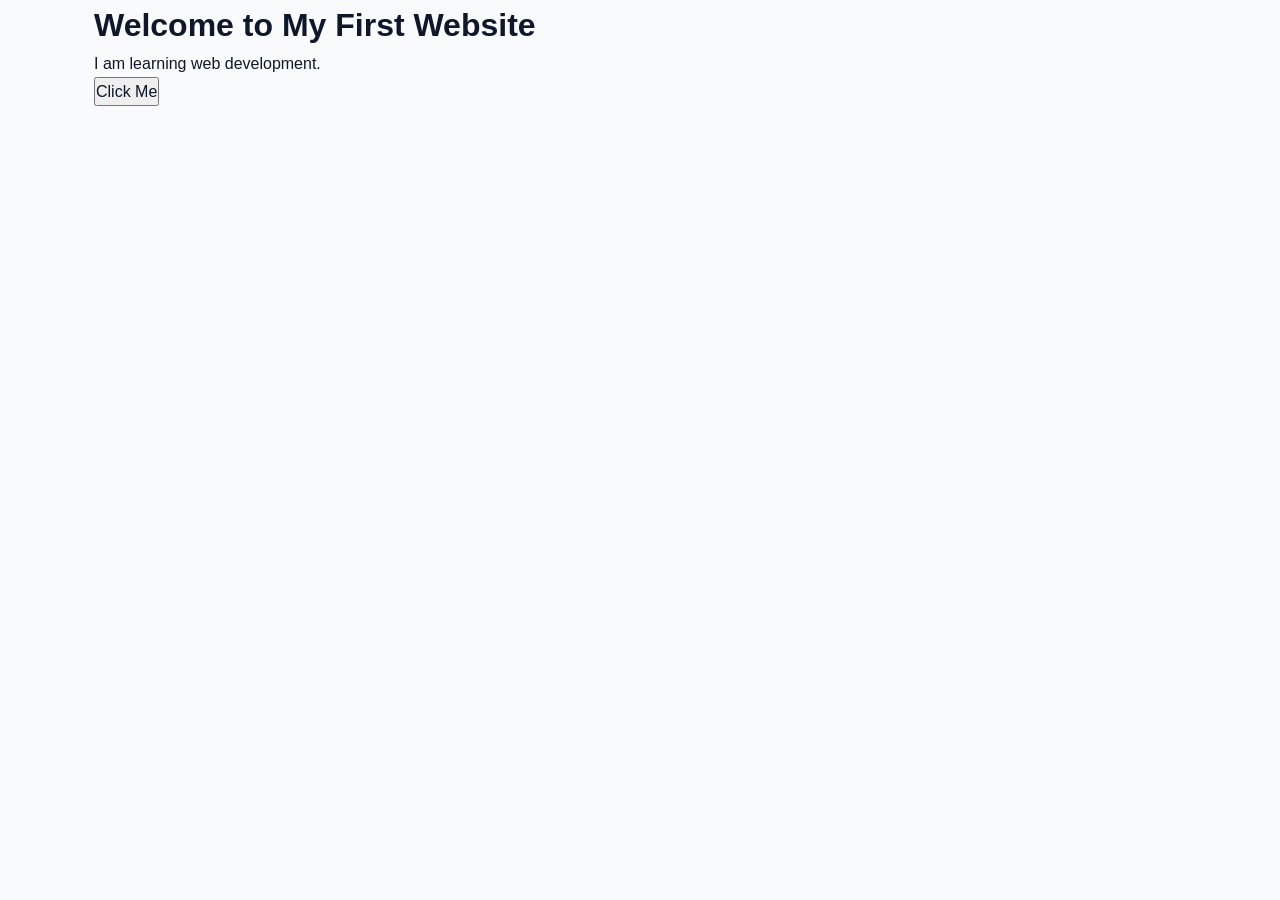
<file: MyFirstWebsite/index - Copy.html>
<!DOCTYPE html>
<html lang="en">
<head>
    <meta charset="UTF-8">
    <meta name="viewport" content="width=device-width, initial-scale=1.0">
    <title>My First Website</title>
    <!-- Link to external stylesheet -->
    <link rel="stylesheet" href="style.css">
</head>
<body>
    <main class="container">
        <h1>Welcome to My First Website</h1>
        <p id="message">I am learning web development.</p>
        <button id="clickBtn">Click Me</button>
    </main>

    <!-- Link to external JavaScript file -->
    <script src="script.js"></script>
</body>
</html>
</file>
<file: MyFirstWebsite/style.css>
/* ==========================================================================
   STUDENT PORTFOLIO STYLESHEET
   Author: Alex Chen
   Description: Modern, accessible, responsive portfolio with dark/light theme
   ========================================================================== */

/* --------------------------------------------------------------------------
   1. CSS CUSTOM PROPERTIES (THEME TOKENS)
   -------------------------------------------------------------------------- */
:root {
    /* Color Tokens - Dark Mode (Default) */
    --bg-primary: #0a0f1d;
    --bg-secondary: #0f172a;
    --bg-surface: #1e293b;
    --bg-card: #131b2e;
    --bg-card-hover: #19243d;
    --border-color: rgba(255, 255, 255, 0.08);
    --border-color-hover: rgba(59, 130, 246, 0.4);
    
    --text-primary: #f8fafc;
    --text-secondary: #94a3b8;
    --text-muted: #64748b;
    
    --accent-primary: #3b82f6;
    --accent-hover: #2563eb;
    --accent-gradient-start: #3b82f6;
    --accent-gradient-end: #8b5cf6;
    --accent-glow: rgba(59, 130, 246, 0.25);
    
    --badge-bg: rgba(59, 130, 246, 0.12);
    --badge-text: #60a5fa;
    --badge-border: rgba(59, 130, 246, 0.25);
    
    --navbar-bg: rgba(10, 15, 29, 0.85);
    --nav-border: rgba(255, 255, 255, 0.06);
    
    --input-bg: #0f172a;
    --input-border: rgba(255, 255, 255, 0.14);
    --input-focus-border: #3b82f6;
    
    --card-shadow: 0 4px 20px -2px rgba(0, 0, 0, 0.4);
    --card-shadow-hover: 0 12px 28px -4px rgba(0, 0, 0, 0.6);
    
    --success-bg: rgba(16, 185, 129, 0.15);
    --success-border: rgba(16, 185, 129, 0.35);
    --success-text: #34d399;
    
    --error-bg: rgba(239, 68, 68, 0.15);
    --error-border: rgba(239, 68, 68, 0.35);
    --error-text: #f87171;

    /* Layout Tokens */
    --font-sans: -apple-system, BlinkMacSystemFont, "Segoe UI", Roboto, "Helvetica Neue", Arial, sans-serif;
    --container-max: 1140px;
    --header-height: 72px;
    --radius-sm: 6px;
    --radius-md: 10px;
    --radius-lg: 16px;
    --radius-full: 9999px;
    --transition-fast: 0.2s cubic-bezier(0.16, 1, 0.3, 1);
    --transition-normal: 0.3s cubic-bezier(0.16, 1, 0.3, 1);
}

/* Light Theme Overrides */
[data-theme="light"] {
    --bg-primary: #f8fafc;
    --bg-secondary: #f1f5f9;
    --bg-surface: #ffffff;
    --bg-card: #ffffff;
    --bg-card-hover: #f8fafc;
    --border-color: #e2e8f0;
    --border-color-hover: rgba(37, 99, 235, 0.4);
    
    --text-primary: #0f172a;
    --text-secondary: #475569;
    --text-muted: #64748b;
    
    --accent-primary: #2563eb;
    --accent-hover: #1d4ed8;
    --accent-gradient-start: #2563eb;
    --accent-gradient-end: #7c3aed;
    --accent-glow: rgba(37, 99, 235, 0.15);
    
    --badge-bg: rgba(37, 99, 235, 0.08);
    --badge-text: #1d4ed8;
    --badge-border: rgba(37, 99, 235, 0.2);
    
    --navbar-bg: rgba(248, 250, 252, 0.88);
    --nav-border: rgba(0, 0, 0, 0.06);
    
    --input-bg: #ffffff;
    --input-border: #cbd5e1;
    --input-focus-border: #2563eb;
    
    --card-shadow: 0 4px 16px -2px rgba(0, 0, 0, 0.05);
    --card-shadow-hover: 0 12px 28px -4px rgba(0, 0, 0, 0.1);
    
    --success-bg: rgba(16, 185, 129, 0.1);
    --success-border: rgba(16, 185, 129, 0.3);
    --success-text: #059669;
    
    --error-bg: rgba(239, 68, 68, 0.1);
    --error-border: rgba(239, 68, 68, 0.3);
    --error-text: #dc2626;
}

/* --------------------------------------------------------------------------
   2. GLOBAL RESET & BASE STYLES
   -------------------------------------------------------------------------- */
*, *::before, *::after {
    box-sizing: border-box;
    margin: 0;
    padding: 0;
}

html {
    scroll-behavior: smooth;
    scroll-padding-top: var(--header-height);
    font-size: 16px;
}

body {
    font-family: var(--font-sans);
    background-color: var(--bg-primary);
    color: var(--text-primary);
    line-height: 1.6;
    overflow-x: hidden;
    transition: background-color var(--transition-normal), color var(--transition-normal);
    -webkit-font-smoothing: antialiased;
}

/* Accessibility: Focus visible outline */
:focus-visible {
    outline: 2px solid var(--accent-primary);
    outline-offset: 3px;
}

/* Skip Link */
.skip-link {
    position: absolute;
    top: -50px;
    left: 1rem;
    background: var(--accent-primary);
    color: #ffffff;
    padding: 0.5rem 1rem;
    border-radius: var(--radius-sm);
    z-index: 1000;
    font-weight: 600;
    text-decoration: none;
    transition: top var(--transition-fast);
}

.skip-link:focus {
    top: 1rem;
}

a {
    color: inherit;
    text-decoration: none;
    transition: color var(--transition-fast);
}

ul {
    list-style: none;
}

img, svg {
    display: block;
    max-width: 100%;
}

button, input, textarea {
    font: inherit;
    color: inherit;
}

/* --------------------------------------------------------------------------
   3. LAYOUT UTILITIES
   -------------------------------------------------------------------------- */
.container {
    width: 100%;
    max-width: var(--container-max);
    margin-left: auto;
    margin-right: auto;
    padding-left: 1.5rem;
    padding-right: 1.5rem;
}

.section {
    padding: 5.5rem 0;
    position: relative;
}

.section-header {
    text-align: center;
    max-width: 680px;
    margin: 0 auto 3.5rem auto;
}

.section-tag {
    display: inline-block;
    font-family: monospace;
    font-size: 0.875rem;
    font-weight: 600;
    color: var(--accent-primary);
    margin-bottom: 0.5rem;
    letter-spacing: 0.05em;
    text-transform: uppercase;
}

.section-title {
    font-size: clamp(2rem, 3.5vw, 2.5rem);
    font-weight: 800;
    color: var(--text-primary);
    letter-spacing: -0.02em;
    margin-bottom: 0.75rem;
}

.section-subtitle {
    font-size: 1.05rem;
    color: var(--text-secondary);
}

/* Gradient Text Effect */
.gradient-text {
    background: linear-gradient(135deg, var(--accent-gradient-start), var(--accent-gradient-end));
    -webkit-background-clip: text;
    -webkit-text-fill-color: transparent;
    display: inline-block;
}

/* --------------------------------------------------------------------------
   4. BUTTONS & UI CONTROLS
   -------------------------------------------------------------------------- */
.btn {
    display: inline-flex;
    align-items: center;
    justify-content: center;
    gap: 0.5rem;
    padding: 0.75rem 1.5rem;
    font-size: 0.95rem;
    font-weight: 600;
    border-radius: var(--radius-md);
    cursor: pointer;
    border: 1px solid transparent;
    transition: all var(--transition-fast);
    text-align: center;
    white-space: nowrap;
}

.btn-primary {
    background: linear-gradient(135deg, var(--accent-primary), var(--accent-hover));
    color: #ffffff;
    box-shadow: 0 4px 14px var(--accent-glow);
}

.btn-primary:hover {
    box-shadow: 0 6px 20px var(--accent-glow);
    transform: translateY(-2px);
    color: #ffffff;
}

.btn-primary:active {
    transform: translateY(0);
}

.btn-secondary {
    background-color: var(--bg-surface);
    color: var(--text-primary);
    border-color: var(--border-color);
}

.btn-secondary:hover {
    background-color: var(--bg-card-hover);
    border-color: var(--border-color-hover);
    transform: translateY(-2px);
}

.btn-secondary:active {
    transform: translateY(0);
}

.btn-outline {
    background-color: transparent;
    color: var(--accent-primary);
    border-color: var(--accent-primary);
}

.btn-outline:hover {
    background-color: var(--accent-primary);
    color: #ffffff;
}

.btn-ghost {
    background-color: transparent;
    color: var(--text-secondary);
    border-color: var(--border-color);
}

.btn-ghost:hover {
    color: var(--text-primary);
    background-color: var(--bg-surface);
}

.btn-sm {
    padding: 0.5rem 1rem;
    font-size: 0.85rem;
}

.btn-block {
    width: 100%;
}

/* --------------------------------------------------------------------------
   5. NAVIGATION BAR
   -------------------------------------------------------------------------- */
.header {
    position: sticky;
    top: 0;
    left: 0;
    width: 100%;
    z-index: 100;
    background-color: var(--navbar-bg);
    backdrop-filter: blur(12px);
    -webkit-backdrop-filter: blur(12px);
    border-bottom: 1px solid var(--nav-border);
    transition: background-color var(--transition-normal), border-color var(--transition-normal);
}

.navbar {
    display: flex;
    align-items: center;
    justify-content: space-between;
    height: var(--header-height);
}

.nav-logo {
    font-size: 1.25rem;
    font-weight: 800;
    color: var(--text-primary);
    letter-spacing: -0.02em;
    display: flex;
    align-items: center;
}

.logo-bracket {
    color: var(--accent-primary);
    font-weight: 700;
}

.logo-accent {
    color: var(--accent-primary);
}

.nav-list {
    display: flex;
    align-items: center;
    gap: 1.75rem;
}

.nav-link {
    font-size: 0.925rem;
    font-weight: 500;
    color: var(--text-secondary);
    position: relative;
    padding: 0.25rem 0;
}

.nav-link:hover {
    color: var(--text-primary);
}

.nav-link.active {
    color: var(--accent-primary);
    font-weight: 600;
}

.nav-link.active::after {
    content: '';
    position: absolute;
    bottom: -4px;
    left: 0;
    width: 100%;
    height: 2px;
    background-color: var(--accent-primary);
    border-radius: var(--radius-full);
}

.nav-actions {
    display: flex;
    align-items: center;
    gap: 0.75rem;
}

/* Theme Toggle Button */
.theme-toggle-btn {
    background-color: var(--bg-surface);
    border: 1px solid var(--border-color);
    color: var(--text-primary);
    width: 40px;
    height: 40px;
    border-radius: var(--radius-md);
    display: flex;
    align-items: center;
    justify-content: center;
    cursor: pointer;
    transition: all var(--transition-fast);
}

.theme-toggle-btn:hover {
    border-color: var(--border-color-hover);
    color: var(--accent-primary);
    transform: scale(1.05);
}

/* Icon visibility depending on data-theme */
[data-theme="dark"] .sun-icon {
    display: block;
}
[data-theme="dark"] .moon-icon {
    display: none;
}

[data-theme="light"] .sun-icon {
    display: none;
}
[data-theme="light"] .moon-icon {
    display: block;
}

/* Mobile Nav Toggle Button */
.nav-toggle-btn {
    display: none;
    background: transparent;
    border: none;
    cursor: pointer;
    width: 40px;
    height: 40px;
    flex-direction: column;
    justify-content: center;
    align-items: center;
    gap: 5px;
    padding: 0;
    color: var(--text-primary);
}

.hamburger-bar {
    width: 22px;
    height: 2px;
    background-color: currentColor;
    border-radius: 2px;
    transition: transform var(--transition-normal), opacity var(--transition-normal);
}

/* Active Hamburger Animation */
.nav-toggle-btn.open .hamburger-bar:nth-child(1) {
    transform: translateY(7px) rotate(45deg);
}
.nav-toggle-btn.open .hamburger-bar:nth-child(2) {
    opacity: 0;
}
.nav-toggle-btn.open .hamburger-bar:nth-child(3) {
    transform: translateY(-7px) rotate(-45deg);
}

/* --------------------------------------------------------------------------
   6. HERO SECTION
   -------------------------------------------------------------------------- */
.hero-section {
    padding: 5rem 0 6rem 0;
    position: relative;
    overflow: hidden;
}

.hero-container {
    display: grid;
    grid-template-columns: 1.15fr 0.85fr;
    gap: 3.5rem;
    align-items: center;
}

.hero-badge {
    display: inline-flex;
    align-items: center;
    gap: 0.5rem;
    background-color: var(--badge-bg);
    color: var(--badge-text);
    border: 1px solid var(--badge-border);
    padding: 0.4rem 0.9rem;
    border-radius: var(--radius-full);
    font-size: 0.825rem;
    font-weight: 600;
    margin-bottom: 1.25rem;
}

.status-indicator {
    width: 8px;
    height: 8px;
    border-radius: 50%;
    background-color: #10b981;
    box-shadow: 0 0 0 2px rgba(16, 185, 129, 0.3);
    animation: pulse 2s infinite;
}

@keyframes pulse {
    0% { box-shadow: 0 0 0 0 rgba(16, 185, 129, 0.5); }
    70% { box-shadow: 0 0 0 8px rgba(16, 185, 129, 0); }
    100% { box-shadow: 0 0 0 0 rgba(16, 185, 129, 0); }
}

.hero-title {
    font-size: clamp(2.4rem, 4.5vw, 3.6rem);
    font-weight: 800;
    line-height: 1.15;
    letter-spacing: -0.03em;
    margin-bottom: 0.75rem;
}

.hero-subtitle {
    font-size: clamp(1.2rem, 2.2vw, 1.5rem);
    font-weight: 600;
    color: var(--text-secondary);
    margin-bottom: 1.25rem;
}

.typing-highlight {
    color: var(--text-primary);
    border-bottom: 2px solid var(--accent-primary);
}

.hero-description {
    font-size: 1.1rem;
    color: var(--text-secondary);
    line-height: 1.7;
    margin-bottom: 2rem;
    max-width: 560px;
}

.hero-actions {
    display: flex;
    align-items: center;
    gap: 1rem;
    flex-wrap: wrap;
    margin-bottom: 2.25rem;
}

.hero-socials {
    display: flex;
    align-items: center;
    gap: 0.75rem;
}

.social-label {
    font-size: 0.875rem;
    color: var(--text-muted);
    font-weight: 500;
}

.social-icon-link {
    display: flex;
    align-items: center;
    justify-content: center;
    width: 36px;
    height: 36px;
    border-radius: var(--radius-sm);
    background-color: var(--bg-surface);
    border: 1px solid var(--border-color);
    color: var(--text-secondary);
    transition: all var(--transition-fast);
}

.social-icon-link:hover {
    color: var(--accent-primary);
    border-color: var(--border-color-hover);
    transform: translateY(-2px);
}

/* Avatar Card Showcase */
.hero-visual {
    display: flex;
    justify-content: center;
    position: relative;
}

.avatar-card {
    position: relative;
    width: 310px;
    height: 310px;
    border-radius: 50%;
    display: flex;
    align-items: center;
    justify-content: center;
}

.avatar-glow {
    position: absolute;
    inset: -15px;
    border-radius: 50%;
    background: radial-gradient(circle, var(--accent-glow) 0%, transparent 70%);
    z-index: 1;
    filter: blur(20px);
}

.avatar-frame {
    position: relative;
    z-index: 2;
    width: 100%;
    height: 100%;
    border-radius: 50%;
    padding: 6px;
    background: linear-gradient(135deg, var(--accent-gradient-start), var(--accent-gradient-end));
    box-shadow: var(--card-shadow-hover);
}

.avatar-svg {
    border-radius: 50%;
}

/* Floating Tech Tags */
.floating-badge {
    position: absolute;
    z-index: 3;
    background-color: var(--bg-surface);
    border: 1px solid var(--border-color);
    box-shadow: var(--card-shadow);
    padding: 0.45rem 0.9rem;
    border-radius: var(--radius-full);
    font-size: 0.8rem;
    font-weight: 600;
    color: var(--text-primary);
    display: flex;
    align-items: center;
    gap: 0.4rem;
    backdrop-filter: blur(8px);
    animation: float 4s ease-in-out infinite alternate;
}

.badge-top-left {
    top: 15px;
    left: -20px;
    animation-delay: 0s;
}

.badge-top-right {
    top: 55px;
    right: -25px;
    animation-delay: 1.5s;
}

.badge-bottom {
    bottom: 10px;
    left: 20px;
    animation-delay: 2.5s;
}

.badge-dot {
    width: 8px;
    height: 8px;
    border-radius: 50%;
}

.js-dot { background-color: #f59e0b; }
.html-dot { background-color: #ef4444; }
.py-dot { background-color: #3b82f6; }

@keyframes float {
    0% { transform: translateY(0px); }
    100% { transform: translateY(-8px); }
}

/* --------------------------------------------------------------------------
   7. ABOUT ME SECTION
   -------------------------------------------------------------------------- */
.about-section {
    background-color: var(--bg-secondary);
}

.about-grid {
    display: grid;
    grid-template-columns: 1.15fr 0.85fr;
    gap: 3.5rem;
    align-items: start;
}

.about-lead {
    font-size: 1.25rem;
    font-weight: 700;
    color: var(--text-primary);
    line-height: 1.5;
    margin-bottom: 1.25rem;
}

.about-paragraph {
    color: var(--text-secondary);
    margin-bottom: 1.25rem;
    font-size: 1.025rem;
    line-height: 1.7;
}

.about-paragraph strong {
    color: var(--text-primary);
}

.highlight-cards {
    display: flex;
    flex-direction: column;
    gap: 1rem;
    margin-bottom: 1.5rem;
}

.highlight-card {
    display: flex;
    align-items: flex-start;
    gap: 1rem;
    padding: 1.1rem;
    background-color: var(--bg-card);
    border: 1px solid var(--border-color);
    border-radius: var(--radius-md);
    box-shadow: var(--card-shadow);
    transition: all var(--transition-fast);
}

.highlight-card:hover {
    border-color: var(--border-color-hover);
    transform: translateX(4px);
}

.highlight-icon {
    display: flex;
    align-items: center;
    justify-content: center;
    width: 44px;
    height: 44px;
    border-radius: var(--radius-sm);
    background-color: var(--badge-bg);
    color: var(--accent-primary);
    flex-shrink: 0;
}

.highlight-title {
    font-size: 0.975rem;
    font-weight: 700;
    color: var(--text-primary);
    margin-bottom: 0.25rem;
}

.highlight-desc {
    font-size: 0.875rem;
    color: var(--text-secondary);
}

.quick-specs-table {
    background-color: var(--bg-card);
    border: 1px solid var(--border-color);
    border-radius: var(--radius-md);
    padding: 1rem 1.25rem;
}

.spec-row {
    display: flex;
    justify-content: space-between;
    padding: 0.5rem 0;
    font-size: 0.875rem;
    border-bottom: 1px solid var(--border-color);
}

.spec-row:last-child {
    border-bottom: none;
}

.spec-label {
    color: var(--text-muted);
    font-weight: 500;
}

.spec-value {
    color: var(--text-primary);
    font-weight: 600;
    text-align: right;
}

/* --------------------------------------------------------------------------
   8. SKILLS SECTION
   -------------------------------------------------------------------------- */
.skills-grid {
    display: grid;
    grid-template-columns: repeat(3, 1fr);
    gap: 1.75rem;
}

.skill-category-card {
    background-color: var(--bg-card);
    border: 1px solid var(--border-color);
    border-radius: var(--radius-lg);
    padding: 1.75rem;
    box-shadow: var(--card-shadow);
    transition: transform var(--transition-fast), border-color var(--transition-fast), box-shadow var(--transition-fast);
}

.skill-category-card:hover {
    transform: translateY(-4px);
    border-color: var(--border-color-hover);
    box-shadow: var(--card-shadow-hover);
}

.category-header {
    display: flex;
    align-items: center;
    gap: 0.75rem;
    margin-bottom: 1.5rem;
    padding-bottom: 0.75rem;
    border-bottom: 1px solid var(--border-color);
}

.category-icon {
    display: flex;
    align-items: center;
    justify-content: center;
    width: 36px;
    height: 36px;
    border-radius: var(--radius-sm);
    background-color: var(--badge-bg);
    color: var(--accent-primary);
}

.category-title {
    font-size: 1.1rem;
    font-weight: 700;
    color: var(--text-primary);
}

.skills-list {
    display: flex;
    flex-direction: column;
    gap: 1.25rem;
}

.skill-item {
    display: flex;
    flex-direction: column;
    gap: 0.35rem;
}

.skill-info {
    display: flex;
    justify-content: space-between;
    align-items: center;
    font-size: 0.875rem;
}

.skill-name {
    font-weight: 600;
    color: var(--text-primary);
}

.skill-level {
    font-size: 0.775rem;
    color: var(--text-muted);
}

.skill-bar-track {
    width: 100%;
    height: 7px;
    background-color: var(--bg-surface);
    border-radius: var(--radius-full);
    overflow: hidden;
}

.skill-bar-fill {
    height: 100%;
    border-radius: var(--radius-full);
    background: linear-gradient(90deg, var(--accent-gradient-start), var(--accent-gradient-end));
    transition: width 1s cubic-bezier(0.16, 1, 0.3, 1);
}

/* --------------------------------------------------------------------------
   9. PROJECTS SECTION
   -------------------------------------------------------------------------- */
.project-filters {
    display: flex;
    justify-content: center;
    align-items: center;
    gap: 0.75rem;
    flex-wrap: wrap;
    margin-bottom: 2.75rem;
}

.filter-btn {
    background-color: var(--bg-card);
    border: 1px solid var(--border-color);
    color: var(--text-secondary);
    padding: 0.5rem 1.15rem;
    border-radius: var(--radius-full);
    font-size: 0.875rem;
    font-weight: 600;
    cursor: pointer;
    transition: all var(--transition-fast);
}

.filter-btn:hover {
    color: var(--text-primary);
    border-color: var(--border-color-hover);
}

.filter-btn.active {
    background-color: var(--accent-primary);
    color: #ffffff;
    border-color: var(--accent-primary);
    box-shadow: 0 4px 12px var(--accent-glow);
}

.projects-grid {
    display: grid;
    grid-template-columns: repeat(2, 1fr);
    gap: 2rem;
}

.project-card {
    background-color: var(--bg-card);
    border: 1px solid var(--border-color);
    border-radius: var(--radius-lg);
    padding: 1.75rem;
    display: flex;
    flex-direction: column;
    box-shadow: var(--card-shadow);
    transition: all var(--transition-normal);
}

.project-card:hover {
    transform: translateY(-5px);
    border-color: var(--border-color-hover);
    box-shadow: var(--card-shadow-hover);
}

.project-card.filtered-out {
    display: none;
}

.project-card-header {
    display: flex;
    justify-content: space-between;
    align-items: center;
    margin-bottom: 1.25rem;
}

.project-icon-box {
    width: 44px;
    height: 44px;
    border-radius: var(--radius-md);
    background-color: var(--badge-bg);
    color: var(--accent-primary);
    display: flex;
    align-items: center;
    justify-content: center;
}

.project-category-tag {
    font-size: 0.75rem;
    font-weight: 600;
    text-transform: uppercase;
    letter-spacing: 0.05em;
    color: var(--accent-primary);
    background-color: var(--badge-bg);
    padding: 0.25rem 0.6rem;
    border-radius: var(--radius-sm);
}

.project-card-body {
    flex-grow: 1;
}

.project-title {
    font-size: 1.25rem;
    font-weight: 700;
    color: var(--text-primary);
    margin-bottom: 0.65rem;
}

.project-description {
    font-size: 0.95rem;
    color: var(--text-secondary);
    line-height: 1.6;
    margin-bottom: 1.25rem;
}

.project-tags {
    display: flex;
    flex-wrap: wrap;
    gap: 0.45rem;
    margin-bottom: 1.5rem;
}

.tag {
    font-size: 0.775rem;
    font-weight: 500;
    background-color: var(--bg-surface);
    color: var(--text-secondary);
    border: 1px solid var(--border-color);
    padding: 0.2rem 0.55rem;
    border-radius: var(--radius-sm);
}

.project-card-footer {
    display: flex;
    align-items: center;
    gap: 0.75rem;
    padding-top: 1.25rem;
    border-top: 1px solid var(--border-color);
}

.no-projects-notice {
    text-align: center;
    padding: 3rem 1rem;
    color: var(--text-secondary);
}

.no-projects-notice p {
    margin-bottom: 1rem;
    font-size: 1.1rem;
}

/* --------------------------------------------------------------------------
   10. EDUCATION TIMELINE
   -------------------------------------------------------------------------- */
.education-section {
    background-color: var(--bg-secondary);
}

.timeline {
    position: relative;
    max-width: 800px;
    margin: 0 auto;
    padding: 1rem 0;
}

/* Vertical central connecting line */
.timeline::before {
    content: '';
    position: absolute;
    top: 0;
    bottom: 0;
    left: 20px;
    width: 2px;
    background: linear-gradient(180deg, var(--accent-primary), var(--accent-gradient-end), var(--border-color));
}

.timeline-item {
    position: relative;
    padding-left: 60px;
    margin-bottom: 2.5rem;
}

.timeline-item:last-child {
    margin-bottom: 0;
}

.timeline-dot {
    position: absolute;
    left: 12px;
    top: 6px;
    width: 18px;
    height: 18px;
    border-radius: 50%;
    background-color: var(--bg-primary);
    border: 3px solid var(--accent-primary);
    box-shadow: 0 0 0 4px var(--accent-glow);
    z-index: 2;
    transition: transform var(--transition-fast);
}

.timeline-item:hover .timeline-dot {
    transform: scale(1.25);
}

.timeline-content {
    background-color: var(--bg-card);
    border: 1px solid var(--border-color);
    border-radius: var(--radius-lg);
    padding: 1.75rem;
    box-shadow: var(--card-shadow);
    transition: all var(--transition-fast);
}

.timeline-content:hover {
    border-color: var(--border-color-hover);
    transform: translateY(-2px);
    box-shadow: var(--card-shadow-hover);
}

.timeline-header {
    display: flex;
    justify-content: space-between;
    align-items: center;
    margin-bottom: 0.5rem;
    flex-wrap: wrap;
    gap: 0.5rem;
}

.timeline-period {
    font-size: 0.85rem;
    font-weight: 600;
    color: var(--accent-primary);
    font-family: monospace;
}

.timeline-badge {
    font-size: 0.75rem;
    font-weight: 600;
    background-color: var(--badge-bg);
    color: var(--badge-text);
    padding: 0.2rem 0.55rem;
    border-radius: var(--radius-sm);
}

.timeline-degree {
    font-size: 1.2rem;
    font-weight: 700;
    color: var(--text-primary);
    margin-bottom: 0.25rem;
}

.timeline-school {
    font-size: 0.95rem;
    color: var(--text-secondary);
    font-weight: 500;
    margin-bottom: 0.75rem;
}

.timeline-description {
    font-size: 0.95rem;
    color: var(--text-secondary);
    line-height: 1.6;
    margin-bottom: 1rem;
}

.timeline-details {
    background-color: var(--bg-surface);
    border-radius: var(--radius-sm);
    padding: 0.75rem 1rem;
    font-size: 0.875rem;
    display: flex;
    flex-direction: column;
    gap: 0.4rem;
}

.detail-item strong {
    color: var(--text-primary);
}

/* --------------------------------------------------------------------------
   11. CERTIFICATIONS & ACHIEVEMENTS SECTION
   -------------------------------------------------------------------------- */
.cert-grid {
    display: grid;
    grid-template-columns: repeat(2, 1fr);
    gap: 1.75rem;
}

.cert-card {
    background-color: var(--bg-card);
    border: 1px solid var(--border-color);
    border-radius: var(--radius-lg);
    padding: 1.75rem;
    display: flex;
    align-items: flex-start;
    gap: 1.25rem;
    box-shadow: var(--card-shadow);
    transition: all var(--transition-fast);
}

.cert-card:hover {
    transform: translateY(-4px);
    border-color: var(--border-color-hover);
    box-shadow: var(--card-shadow-hover);
}

.cert-icon-wrapper {
    width: 52px;
    height: 52px;
    border-radius: var(--radius-md);
    background-color: var(--badge-bg);
    color: var(--accent-primary);
    display: flex;
    align-items: center;
    justify-content: center;
    flex-shrink: 0;
}

.cert-icon-wrapper.highlight-gold {
    background-color: rgba(245, 158, 11, 0.12);
    color: #f59e0b;
}

.cert-content {
    flex-grow: 1;
}

.cert-issuer {
    font-size: 0.8rem;
    font-weight: 600;
    color: var(--accent-primary);
    text-transform: uppercase;
    letter-spacing: 0.04em;
    display: block;
    margin-bottom: 0.25rem;
}

.cert-title {
    font-size: 1.1rem;
    font-weight: 700;
    color: var(--text-primary);
    margin-bottom: 0.35rem;
}

.cert-date {
    font-size: 0.825rem;
    color: var(--text-muted);
    margin-bottom: 0.65rem;
}

.cert-skills {
    font-size: 0.875rem;
    color: var(--text-secondary);
    line-height: 1.5;
    margin-bottom: 0.85rem;
}

.cert-skills strong {
    color: var(--text-primary);
}

.cert-badge {
    display: inline-block;
    font-size: 0.75rem;
    font-weight: 600;
    background-color: var(--bg-surface);
    color: var(--accent-primary);
    border: 1px solid var(--border-color);
    padding: 0.25rem 0.6rem;
    border-radius: var(--radius-sm);
}

.cert-badge.award-badge {
    color: #f59e0b;
    border-color: rgba(245, 158, 11, 0.3);
}

/* --------------------------------------------------------------------------
   12. CONTACT SECTION & VALIDATED FORM
   -------------------------------------------------------------------------- */
.contact-section {
    background-color: var(--bg-secondary);
}

.contact-grid {
    display: grid;
    grid-template-columns: 1fr 1.2fr;
    gap: 3.5rem;
    align-items: start;
}

.contact-lead {
    font-size: 1.4rem;
    font-weight: 700;
    color: var(--text-primary);
    margin-bottom: 1rem;
    line-height: 1.35;
}

.contact-text {
    font-size: 1.025rem;
    color: var(--text-secondary);
    line-height: 1.7;
    margin-bottom: 2rem;
}

.info-items {
    display: flex;
    flex-direction: column;
    gap: 1.25rem;
    margin-bottom: 2.25rem;
}

.info-item {
    display: flex;
    align-items: center;
    gap: 1rem;
}

.info-icon {
    width: 44px;
    height: 44px;
    border-radius: var(--radius-sm);
    background-color: var(--bg-surface);
    border: 1px solid var(--border-color);
    color: var(--accent-primary);
    display: flex;
    align-items: center;
    justify-content: center;
    flex-shrink: 0;
}

.info-meta {
    display: flex;
    flex-direction: column;
}

.meta-label {
    font-size: 0.775rem;
    color: var(--text-muted);
    font-weight: 600;
    text-transform: uppercase;
    letter-spacing: 0.04em;
}

.meta-value {
    font-size: 0.95rem;
    color: var(--text-primary);
    font-weight: 600;
}

.social-links-box {
    background-color: var(--bg-card);
    border: 1px solid var(--border-color);
    border-radius: var(--radius-md);
    padding: 1.25rem;
}

.social-box-title {
    display: block;
    font-size: 0.85rem;
    font-weight: 600;
    color: var(--text-muted);
    margin-bottom: 0.75rem;
}

.social-box-icons {
    display: flex;
    gap: 0.75rem;
    flex-wrap: wrap;
}

.social-btn {
    display: inline-flex;
    align-items: center;
    gap: 0.5rem;
    background-color: var(--bg-surface);
    border: 1px solid var(--border-color);
    color: var(--text-secondary);
    padding: 0.5rem 0.9rem;
    border-radius: var(--radius-sm);
    font-size: 0.85rem;
    font-weight: 500;
    transition: all var(--transition-fast);
}

.social-btn:hover {
    color: var(--accent-primary);
    border-color: var(--border-color-hover);
    transform: translateY(-2px);
}

/* Contact Form Card */
.contact-form-card {
    background-color: var(--bg-card);
    border: 1px solid var(--border-color);
    border-radius: var(--radius-lg);
    padding: 2.25rem;
    box-shadow: var(--card-shadow);
}

.form-card-title {
    font-size: 1.25rem;
    font-weight: 700;
    color: var(--text-primary);
    margin-bottom: 1.5rem;
}

.form-group {
    margin-bottom: 1.35rem;
}

.form-label {
    display: block;
    font-size: 0.875rem;
    font-weight: 600;
    color: var(--text-primary);
    margin-bottom: 0.45rem;
}

.form-label .required {
    color: #ef4444;
}

.label-with-counter {
    display: flex;
    justify-content: space-between;
    align-items: center;
}

.char-counter {
    font-size: 0.75rem;
    color: var(--text-muted);
    font-family: monospace;
}

.form-control {
    width: 100%;
    padding: 0.75rem 1rem;
    background-color: var(--input-bg);
    border: 1px solid var(--input-border);
    border-radius: var(--radius-md);
    color: var(--text-primary);
    font-size: 0.95rem;
    transition: all var(--transition-fast);
}

.form-control:focus {
    outline: none;
    border-color: var(--input-focus-border);
    box-shadow: 0 0 0 3px var(--accent-glow);
}

.form-control.is-invalid {
    border-color: #ef4444;
    background-color: rgba(239, 68, 68, 0.05);
}

.form-control.is-invalid:focus {
    box-shadow: 0 0 0 3px rgba(239, 68, 68, 0.2);
}

.form-error-msg {
    display: block;
    font-size: 0.8rem;
    color: var(--error-text);
    margin-top: 0.35rem;
    font-weight: 500;
    min-height: 1.1rem;
}

/* Form Alert Banner */
.form-alert {
    padding: 0.9rem 1.15rem;
    border-radius: var(--radius-md);
    margin-bottom: 1.5rem;
    font-size: 0.9rem;
    font-weight: 500;
    line-height: 1.5;
    animation: fadeIn 0.3s ease;
}

.form-alert.success {
    background-color: var(--success-bg);
    border: 1px solid var(--success-border);
    color: var(--success-text);
}

.form-alert.error {
    background-color: var(--error-bg);
    border: 1px solid var(--error-border);
    color: var(--error-text);
}

@keyframes fadeIn {
    from { opacity: 0; transform: translateY(-6px); }
    to { opacity: 1; transform: translateY(0); }
}

/* --------------------------------------------------------------------------
   13. FOOTER
   -------------------------------------------------------------------------- */
.footer {
    background-color: var(--bg-primary);
    border-top: 1px solid var(--nav-border);
    padding: 3.5rem 0 2rem 0;
}

.footer-container {
    display: flex;
    flex-direction: column;
    gap: 2rem;
}

.footer-brand {
    text-align: center;
}

.footer-logo {
    font-size: 1.35rem;
    font-weight: 800;
    color: var(--text-primary);
    display: inline-block;
    margin-bottom: 0.5rem;
}

.footer-tagline {
    font-size: 0.925rem;
    color: var(--text-secondary);
}

.footer-links {
    display: flex;
    justify-content: center;
    gap: 1.75rem;
    flex-wrap: wrap;
}

.footer-links a {
    color: var(--text-secondary);
    font-size: 0.9rem;
    font-weight: 500;
}

.footer-links a:hover {
    color: var(--accent-primary);
}

.footer-bottom {
    display: flex;
    justify-content: space-between;
    align-items: center;
    padding-top: 1.75rem;
    border-top: 1px solid var(--border-color);
    font-size: 0.85rem;
    color: var(--text-muted);
    flex-wrap: wrap;
    gap: 1rem;
}

.back-to-top {
    background-color: var(--bg-surface);
    border: 1px solid var(--border-color);
    color: var(--text-secondary);
    width: 40px;
    height: 40px;
    border-radius: var(--radius-sm);
    display: flex;
    align-items: center;
    justify-content: center;
    cursor: pointer;
    transition: all var(--transition-fast);
}

.back-to-top:hover {
    color: var(--accent-primary);
    border-color: var(--border-color-hover);
    transform: translateY(-3px);
}

/* --------------------------------------------------------------------------
   14. PROJECT DETAILS MODAL
   -------------------------------------------------------------------------- */
.modal-backdrop {
    position: fixed;
    inset: 0;
    background-color: rgba(0, 0, 0, 0.7);
    backdrop-filter: blur(6px);
    -webkit-backdrop-filter: blur(6px);
    z-index: 1000;
    display: flex;
    align-items: center;
    justify-content: center;
    padding: 1.5rem;
    opacity: 0;
    visibility: hidden;
    transition: opacity var(--transition-normal), visibility var(--transition-normal);
}

.modal-backdrop.open {
    opacity: 1;
    visibility: visible;
}

.modal-card {
    background-color: var(--bg-card);
    border: 1px solid var(--border-color);
    border-radius: var(--radius-lg);
    width: 100%;
    max-width: 620px;
    max-height: 90vh;
    overflow-y: auto;
    padding: 2.25rem;
    position: relative;
    box-shadow: var(--card-shadow-hover);
    transform: scale(0.95) translateY(10px);
    transition: transform var(--transition-normal);
}

.modal-backdrop.open .modal-card {
    transform: scale(1) translateY(0);
}

.modal-close-btn {
    position: absolute;
    top: 1.25rem;
    right: 1.25rem;
    background: transparent;
    border: none;
    font-size: 1.75rem;
    line-height: 1;
    color: var(--text-secondary);
    cursor: pointer;
    padding: 0.25rem 0.5rem;
    border-radius: var(--radius-sm);
    transition: color var(--transition-fast);
}

.modal-close-btn:hover {
    color: var(--text-primary);
}

.modal-header {
    margin-bottom: 1.25rem;
}

.modal-category {
    font-size: 0.8rem;
    font-weight: 600;
    text-transform: uppercase;
    color: var(--accent-primary);
    letter-spacing: 0.05em;
    display: block;
    margin-bottom: 0.35rem;
}

.modal-title {
    font-size: 1.5rem;
    font-weight: 800;
    color: var(--text-primary);
}

.modal-body {
    margin-bottom: 1.75rem;
}

.modal-description {
    font-size: 1rem;
    color: var(--text-secondary);
    line-height: 1.65;
    margin-bottom: 1.25rem;
}

.modal-subheading {
    font-size: 1rem;
    font-weight: 700;
    color: var(--text-primary);
    margin: 1.25rem 0 0.65rem 0;
}

.modal-features-list {
    list-style-type: disc;
    padding-left: 1.25rem;
    display: flex;
    flex-direction: column;
    gap: 0.45rem;
    font-size: 0.925rem;
    color: var(--text-secondary);
}

.modal-tags {
    display: flex;
    flex-wrap: wrap;
    gap: 0.5rem;
    margin-top: 0.5rem;
}

.modal-footer {
    display: flex;
    justify-content: flex-end;
    align-items: center;
    gap: 0.75rem;
    padding-top: 1.25rem;
    border-top: 1px solid var(--border-color);
}

/* --------------------------------------------------------------------------
   15. SCROLL-REVEAL ANIMATIONS (Intersection Observer)
   -------------------------------------------------------------------------- */
.reveal {
    opacity: 0;
    transform: translateY(22px);
    transition: opacity 0.65s cubic-bezier(0.16, 1, 0.3, 1), transform 0.65s cubic-bezier(0.16, 1, 0.3, 1);
    will-change: opacity, transform;
}

.reveal.revealed {
    opacity: 1;
    transform: translateY(0);
}

/* --------------------------------------------------------------------------
   16. RESPONSIVE MEDIA QUERIES
   -------------------------------------------------------------------------- */

/* Tablet & Smaller Desktops (max-width: 992px) */
@media (max-width: 992px) {
    .hero-container {
        grid-template-columns: 1fr;
        text-align: center;
        gap: 3rem;
    }

    .hero-content {
        order: 1;
    }

    .hero-visual {
        order: 2;
    }

    .hero-description {
        margin-left: auto;
        margin-right: auto;
    }

    .hero-actions {
        justify-content: center;
    }

    .hero-socials {
        justify-content: center;
    }

    .about-grid {
        grid-template-columns: 1fr;
        gap: 2.5rem;
    }

    .skills-grid {
        grid-template-columns: 1fr;
        gap: 1.5rem;
    }

    .contact-grid {
        grid-template-columns: 1fr;
        gap: 2.5rem;
    }
}

/* Mobile Devices (max-width: 768px) */
@media (max-width: 768px) {
    :root {
        --header-height: 64px;
    }

    .section {
        padding: 4rem 0;
    }

    .nav-toggle-btn {
        display: flex;
    }

    /* Mobile Drawer Menu */
    .nav-menu {
        position: fixed;
        top: var(--header-height);
        left: 0;
        width: 100%;
        background-color: var(--bg-card);
        border-bottom: 1px solid var(--border-color);
        box-shadow: var(--card-shadow-hover);
        padding: 1.5rem;
        transform: translateY(-120%);
        opacity: 0;
        visibility: hidden;
        transition: transform var(--transition-normal), opacity var(--transition-normal), visibility var(--transition-normal);
    }

    .nav-menu.open {
        transform: translateY(0);
        opacity: 1;
        visibility: visible;
    }

    .nav-list {
        flex-direction: column;
        align-items: flex-start;
        gap: 1.25rem;
    }

    .nav-link {
        font-size: 1.05rem;
        width: 100%;
        display: block;
    }

    .projects-grid {
        grid-template-columns: 1fr;
    }

    .cert-grid {
        grid-template-columns: 1fr;
    }

    .avatar-card {
        width: 260px;
        height: 260px;
    }

    .floating-badge {
        font-size: 0.725rem;
        padding: 0.35rem 0.7rem;
    }

    .timeline::before {
        left: 12px;
    }

    .timeline-item {
        padding-left: 42px;
    }

    .timeline-dot {
        left: 4px;
    }

    .footer-bottom {
        flex-direction: column;
        text-align: center;
        gap: 1.25rem;
    }
}

/* Small Mobile (max-width: 480px) */
@media (max-width: 480px) {
    .container {
        padding-left: 1.15rem;
        padding-right: 1.15rem;
    }

    .hero-actions .btn {
        width: 100%;
    }

    .contact-form-card {
        padding: 1.5rem;
    }
}

/* --------------------------------------------------------------------------
   17. REDUCED MOTION PREFERENCES
   -------------------------------------------------------------------------- */
@media (prefers-reduced-motion: reduce) {
    html {
        scroll-behavior: auto;
    }

    *, *::before, *::after {
        animation-duration: 0.01ms !important;
        animation-iteration-count: 1 !important;
        transition-duration: 0.01ms !important;
    }

    .reveal {
        opacity: 1 !important;
        transform: none !important;
    }
}
</file>
